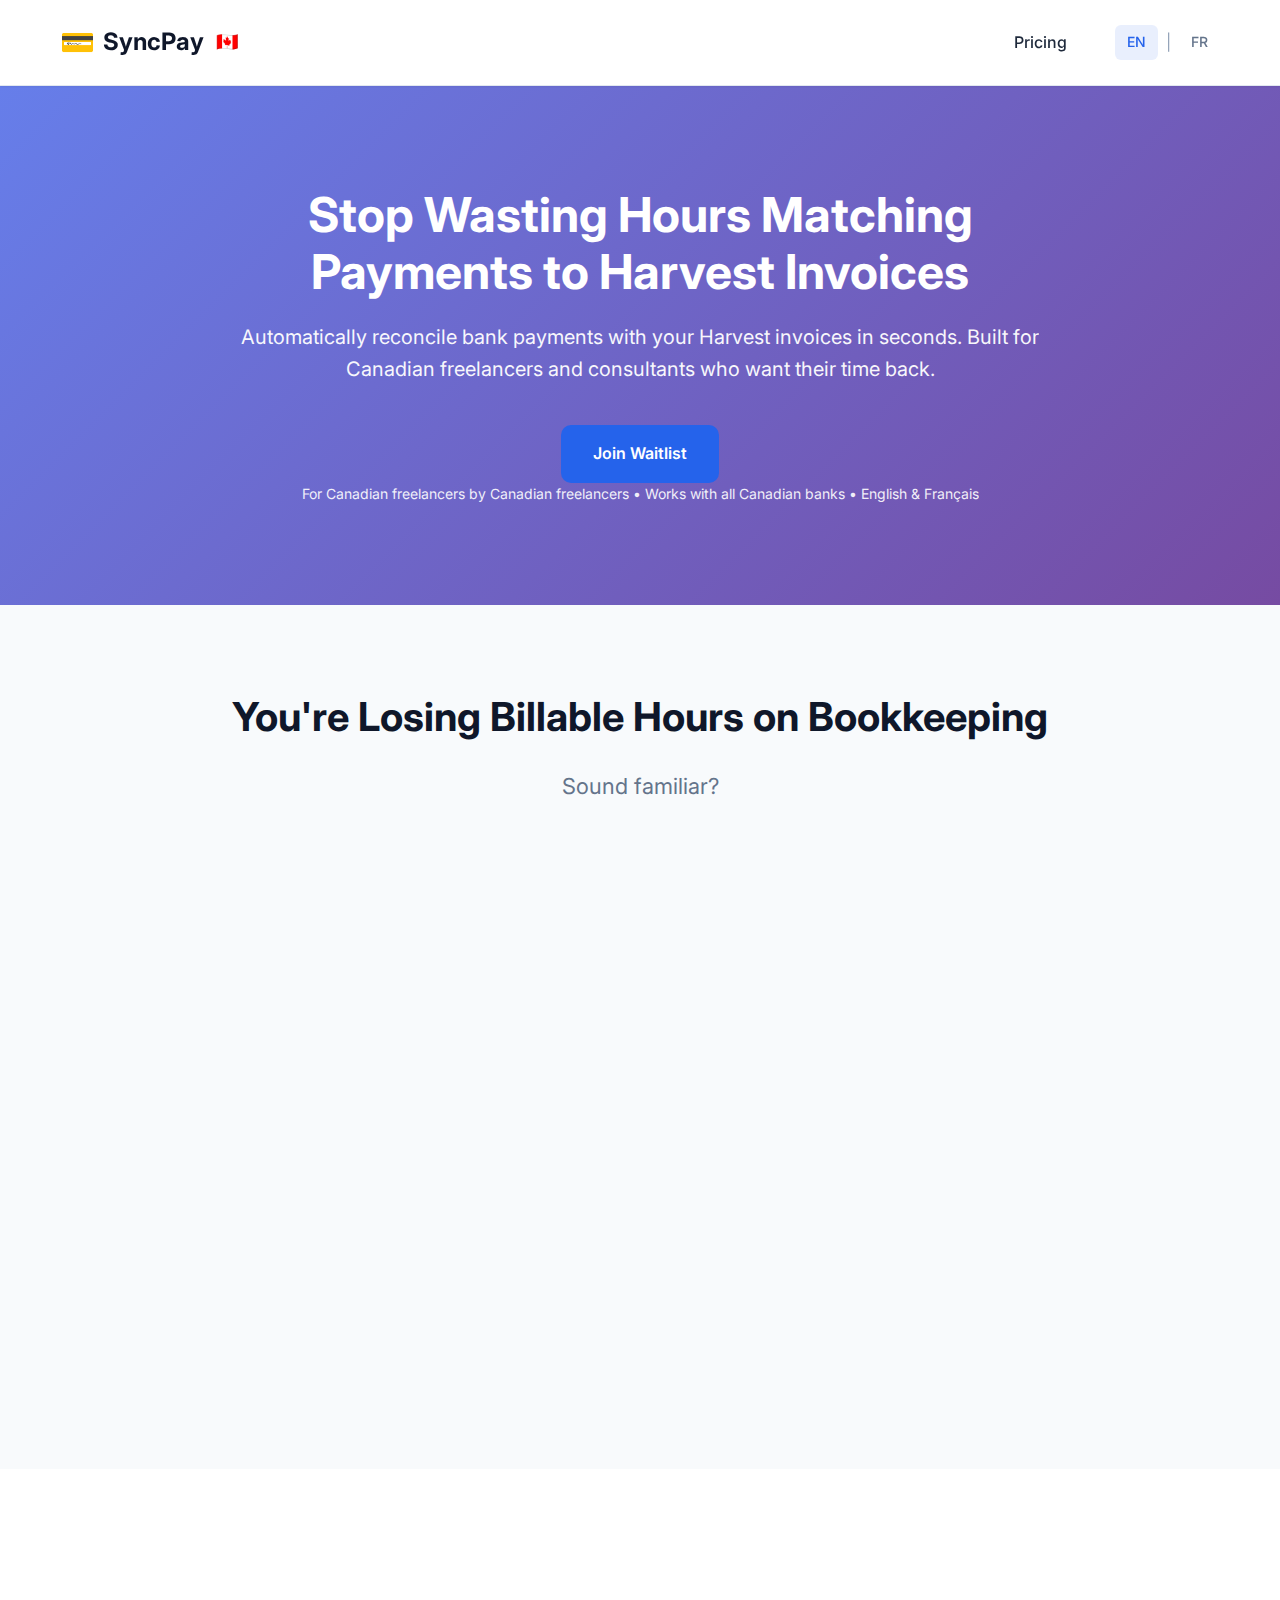
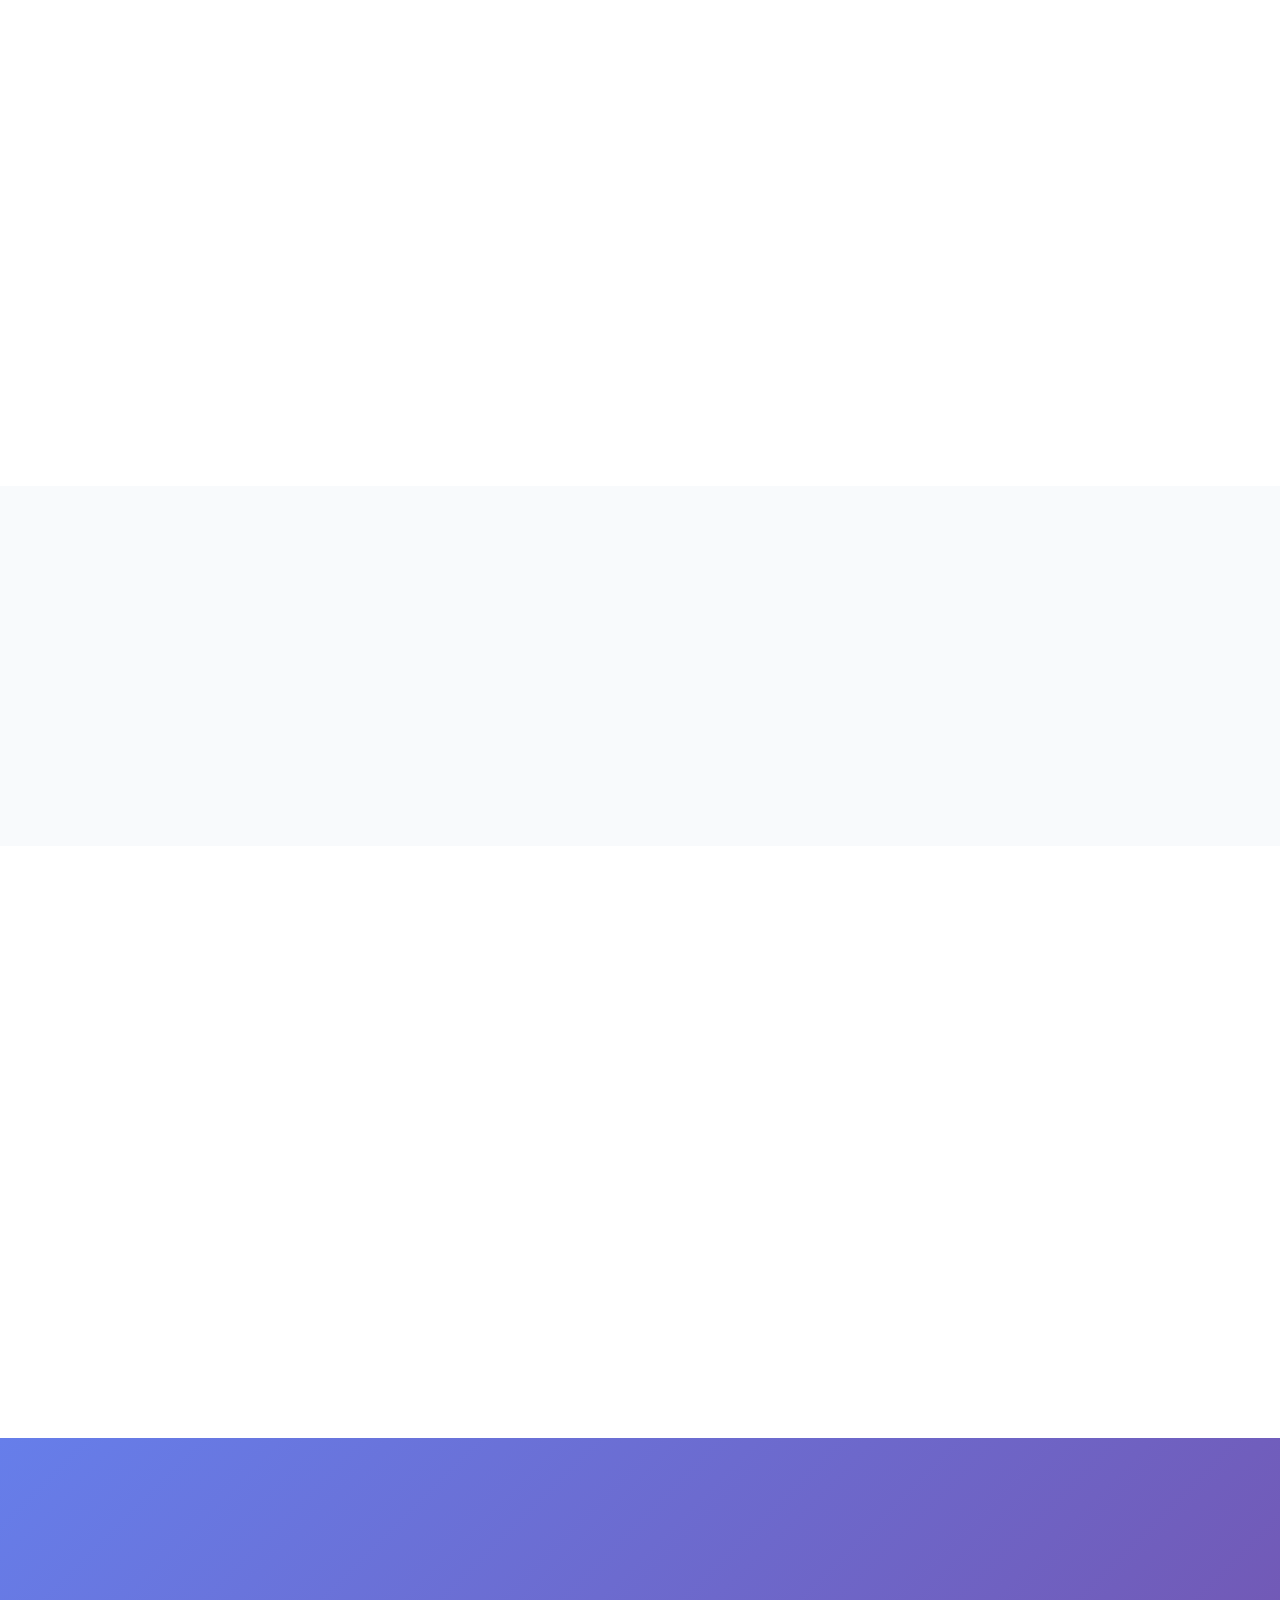
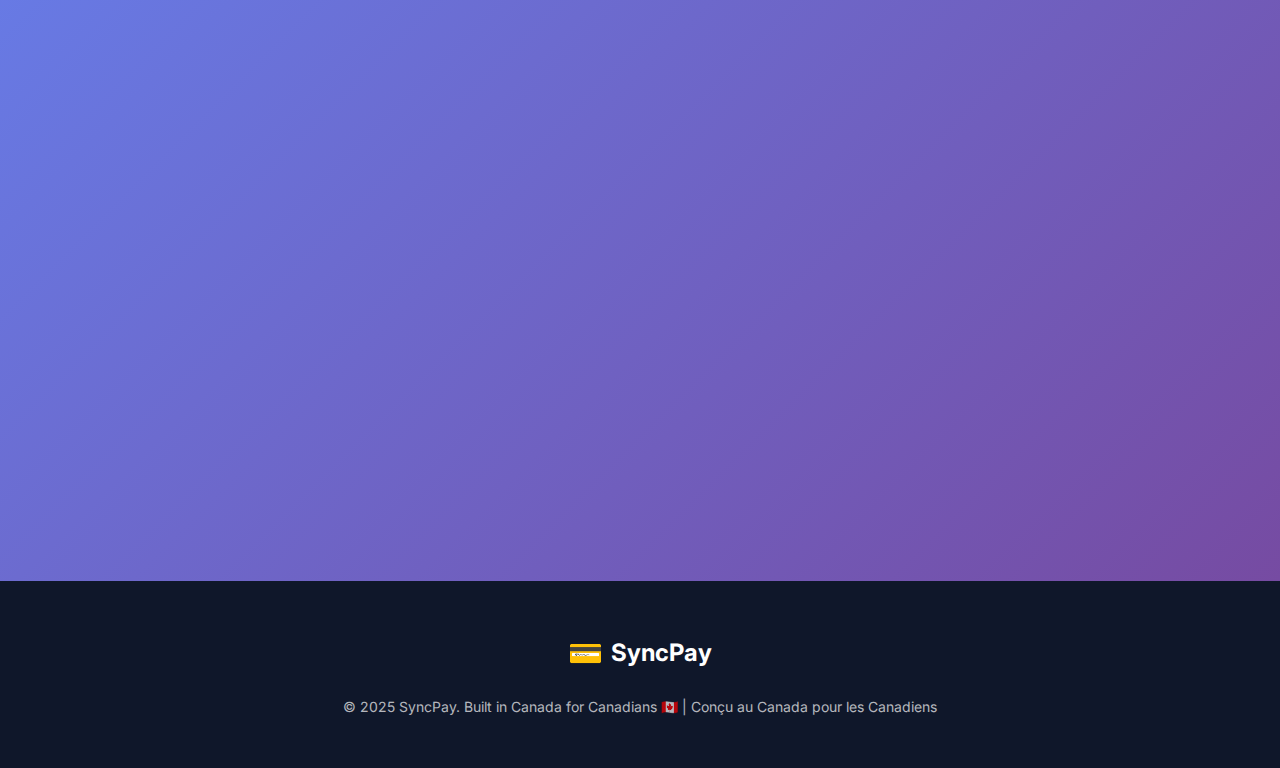
<file: index.html>
<!DOCTYPE html>
<html lang="en">
<head>
    <meta charset="UTF-8">
    <meta name="viewport" content="width=device-width, initial-scale=1.0">
    <meta name="description" content="SyncPay - Automatically reconcile bank payments with Harvest invoices for Canadian freelancers and consultants">
    <title>SyncPay - Stop Wasting Hours Matching Payments to Harvest Invoices</title>
    <link rel="preconnect" href="https://fonts.googleapis.com">
    <link rel="preconnect" href="https://fonts.gstatic.com" crossorigin>
    <link href="https://fonts.googleapis.com/css2?family=Inter:wght@400;500;600;700&display=swap" rel="stylesheet">
    <link rel="stylesheet" href="styles.css">
</head>
<body>
    <!-- Header -->
    <header class="header">
        <div class="container">
            <div class="header-content">
                <div class="logo">
                    <span class="logo-icon">💳</span>
                    <span class="logo-text">SyncPay</span>
                    <span class="canada-flag">🇨🇦</span>
                </div>
                <nav class="main-nav">
                    <a href="pricing.html" class="nav-link">Pricing</a>
                </nav>
                <div class="language-toggle">
                    <a href="index.html" class="lang-btn active" data-lang="en">EN</a>
                    <span class="lang-divider">|</span>
                    <a href="index-fr.html" class="lang-btn" data-lang="fr">FR</a>
                </div>
            </div>
        </div>
    </header>

    <!-- Hero Section -->
    <section class="hero">
        <div class="container">
            <div class="hero-content fade-in">
                <h1 class="hero-title">Stop Wasting Hours Matching Payments to Harvest Invoices</h1>
                <p class="hero-subtitle">Automatically reconcile bank payments with your Harvest invoices in seconds. Built for Canadian freelancers and consultants who want their time back.</p>

                <div class="hero-cta">
                    <a href="#cta" class="btn btn-primary btn">Join Waitlist</a>
                    <p class="form-note">For Canadian freelancers by Canadian freelancers • Works with all Canadian banks • English & Français</p>
                </div>
            </div>
        </div>
    </section>

    <!-- Problem Section -->
    <section class="problems">
        <div class="container">
            <h2 class="section-title fade-in">You're Losing Billable Hours on Bookkeeping</h2>
            <p class="section-subtitle fade-in">Sound familiar?</p>
            <div class="problems-grid">
                <div class="problem-card fade-in">
                    <div class="problem-icon">📥</div>
                    <h3>Hunting for Matches</h3>
                    <p>Downloading bank statements and hunting for which payment matches which invoice.</p>
                </div>
                <div class="problem-card fade-in">
                    <div class="problem-icon">🔍</div>
                    <h3>Name Mismatches</h3>
                    <p>Cross-referencing client names that don't match between your bank and Harvest.</p>
                </div>
                <div class="problem-card fade-in">
                    <div class="problem-icon">🌙</div>
                    <h3>Evening Reconciliation</h3>
                    <p>Spending your evenings reconciling instead of doing actual work.</p>
                </div>
                <div class="problem-card fade-in">
                    <div class="problem-icon">😰</div>
                    <h3>Constant Worry</h3>
                    <p>Worrying you missed a payment or recorded something twice.</p>
                </div>
            </div>
            <div class="testimonial-callout fade-in">
                <p class="testimonial-text">"I was spending 3-4 hours every month just matching payments. It was soul-crushing."</p>
                <p class="testimonial-author">— Marianne, Freelance Designer, Montreal</p>
            </div>
        </div>
    </section>

    <!-- How It Works Section -->
    <section class="how-it-works">
        <div class="container">
            <h2 class="section-title fade-in">Reconciliation on Autopilot</h2>
            <div class="steps">
                <div class="step fade-in">
                    <div class="step-number">1</div>
                    <div class="step-content">
                        <h3>Upload Your Bank Statement</h3>
                        <p>Drop your CSV or PDF from any Canadian bank. One click.</p>
                    </div>
                </div>
                <div class="step fade-in">
                    <div class="step-number">2</div>
                    <div class="step-content">
                        <h3>We Match Everything</h3>
                        <p>Our AI instantly matches payments to your Harvest invoices—even when names don't match perfectly.</p>
                    </div>
                </div>
                <div class="step fade-in">
                    <div class="step-number">3</div>
                    <div class="step-content">
                        <h3>Review & Approve</h3>
                        <p>See the matches, approve them, and you're done. 2 minutes instead of 2 hours.</p>
                    </div>
                </div>
            </div>
        </div>
    </section>

    <!-- Features Section -->
    <section class="features">
        <div class="container">
            <div class="features-list">
                <div class="feature fade-in">
                    <div class="feature-icon">✓</div>
                    <span>Works with e-transfers, wire transfers, cheques, and cash deposits</span>
                </div>
                <div class="feature fade-in">
                    <div class="feature-icon">✓</div>
                    <span>Handles partial payments and multiple invoices</span>
                </div>
                <div class="feature fade-in">
                    <div class="feature-icon">✓</div>
                    <span>Flags unmatched transactions for your review</span>
                </div>
                <div class="feature fade-in">
                    <div class="feature-icon">✓</div>
                    <span>Available in English and French</span>
                </div>
            </div>
        </div>
    </section>

    <!-- FAQ Section -->
    <section class="faq">
        <div class="container">
            <h2 class="section-title fade-in">Frequently Asked Questions</h2>
            <div class="faq-list">
                <div class="faq-item fade-in">
                    <button class="faq-question">
                        <span>What if my bank statement format is weird?</span>
                        <span class="faq-icon">+</span>
                    </button>
                    <div class="faq-answer">
                        <p>We support all major Canadian banks (RBC, TD, Scotiabank, BMO, CIBC, Desjardins, and more). If we don't support yours yet, we'll add it.</p>
                    </div>
                </div>
                <div class="faq-item fade-in">
                    <button class="faq-question">
                        <span>Is my financial data secure?</span>
                        <span class="faq-icon">+</span>
                    </button>
                    <div class="faq-answer">
                        <p>Absolutely. Bank-level encryption, never stored permanently. We only read the data to make matches.</p>
                    </div>
                </div>
                <div class="faq-item fade-in">
                    <button class="faq-question">
                        <span>What if I use QuickBooks or Xero too?</span>
                        <span class="faq-icon">+</span>
                    </button>
                    <div class="faq-answer">
                        <p>This tool is specifically for Harvest users who don't use full accounting software. If you use QuickBooks/Xero, let us know.</p>
                    </div>
                </div>
                <div class="faq-item fade-in">
                    <button class="faq-question">
                        <span>What about French support?</span>
                        <span class="faq-icon">+</span>
                    </button>
                    <div class="faq-answer">
                        <p>L'application est entièrement disponible en français. Our AI understands French invoice descriptions and client names.</p>
                    </div>
                </div>
            </div>
        </div>
    </section>

    <!-- Final CTA Section -->
    <section class="final-cta" id="cta">
        <div class="container">
            <div class="cta-content fade-in">
                <h2>Stop Doing Reconciliation Manually</h2>
                <!-- <p>Join 100+ Canadian freelancers on the waitlist. Get early access + 50% off.</p> -->

                <form class="waitlist-form" id="waitlistForm">
                    <div class="form-row">
                        <div class="form-group">
                            <label for="email">Email *</label>
                            <input type="email" id="email" name="email" required placeholder="you@example.com">
                        </div>
                    </div>

                    <div class="form-row">
                        <div class="form-group">
                            <label for="industry">What industry are you in? *</label>
                            <select id="industry" name="industry" required>
                                <option value="">Select your industry</option>
                                <option value="consulting">Consulting</option>
                                <option value="design">Design</option>
                                <option value="development">Development</option>
                                <option value="marketing">Marketing</option>
                                <option value="other">Other</option>
                            </select>
                        </div>

                        <div class="form-group">
                            <label for="invoice-volume">How many Harvest invoices do you send per month? *</label>
                            <select id="invoice-volume" name="invoice_volume" required>
                                <option value="">Select volume</option>
                                <option value="1-10">1-10</option>
                                <option value="11-25">11-25</option>
                                <option value="26-50">26-50</option>
                                <option value="50+">50+</option>
                            </select>
                        </div>
                    </div>

                    <!-- <div class="form-group"> -->
                    <!--     <label>What payment types do you accept? *</label> -->
                    <!--     <div class="checkbox-group"> -->
                    <!--         <label class="checkbox-label"> -->
                    <!--             <input type="checkbox" name="payment_types" value="e-transfer"> -->
                    <!--             <span>E-transfer</span> -->
                    <!--         </label> -->
                    <!--         <label class="checkbox-label"> -->
                    <!--             <input type="checkbox" name="payment_types" value="wire"> -->
                    <!--             <span>Wire transfer</span> -->
                    <!--         </label> -->
                    <!--         <label class="checkbox-label"> -->
                    <!--             <input type="checkbox" name="payment_types" value="cheque"> -->
                    <!--             <span>Cheque</span> -->
                    <!--         </label> -->
                    <!--         <label class="checkbox-label"> -->
                    <!--             <input type="checkbox" name="payment_types" value="cash"> -->
                    <!--             <span>Cash</span> -->
                    <!--         </label> -->
                    <!--         <label class="checkbox-label"> -->
                    <!--             <input type="checkbox" name="payment_types" value="credit-card"> -->
                    <!--             <span>Credit card</span> -->
                    <!--         </label> -->
                    <!--     </div> -->
                    <!-- </div> -->

                    <button type="submit" class="btn btn-primary btn-large">Join Waitlist</button>
                </form>
            </div>
        </div>
    </section>

    <!-- Footer -->
    <footer class="footer">
        <div class="container">
            <div class="footer-simple">
                <div class="logo">
                    <span class="logo-icon">💳</span>
                    <span class="logo-text">SyncPay</span>
                </div>
                <p class="footer-tagline">&copy; 2025 SyncPay. Built in Canada for Canadians 🇨🇦 | Conçu au Canada pour les Canadiens</p>
            </div>
        </div>
    </footer>

    <script src="script.js"></script>
    <script data-goatcounter="https://syncpay.goatcounter.com/count"
        async src="//gc.zgo.at/count.js"></script>
</body>
</html>
</file>
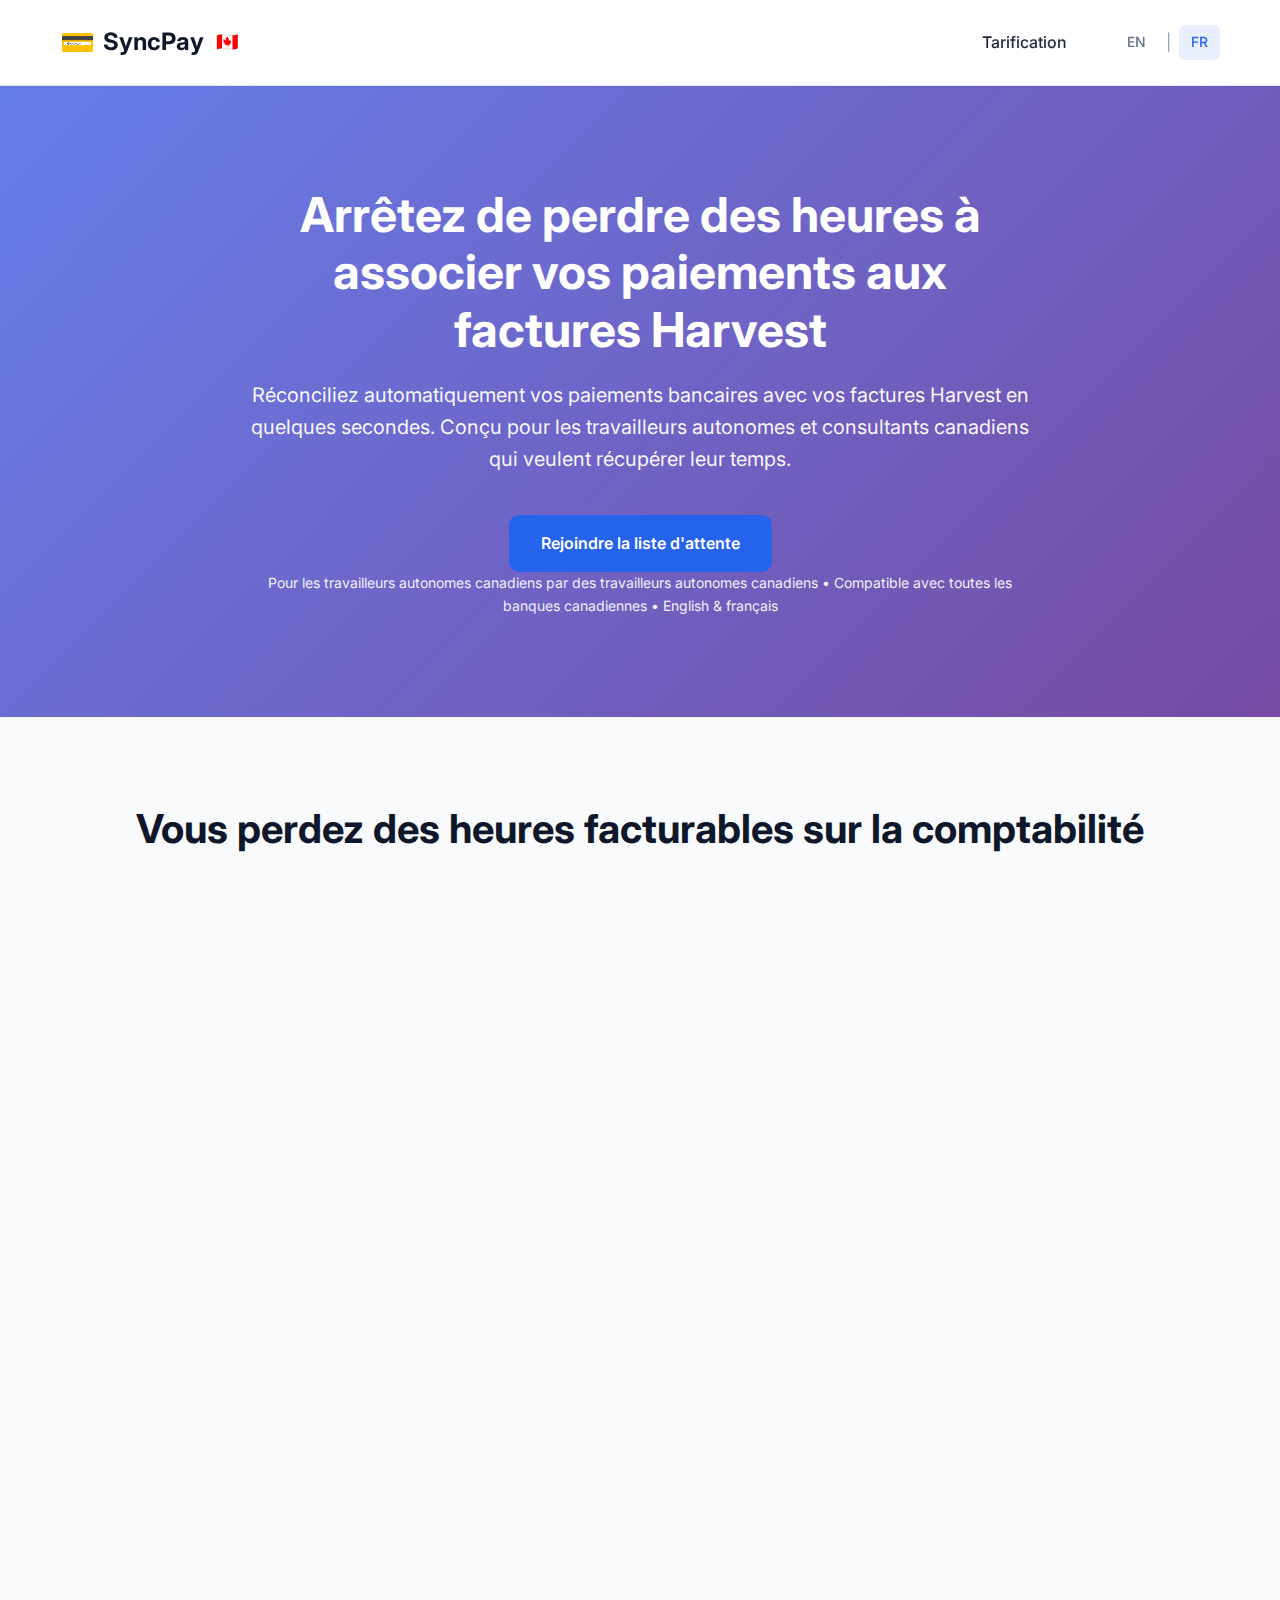
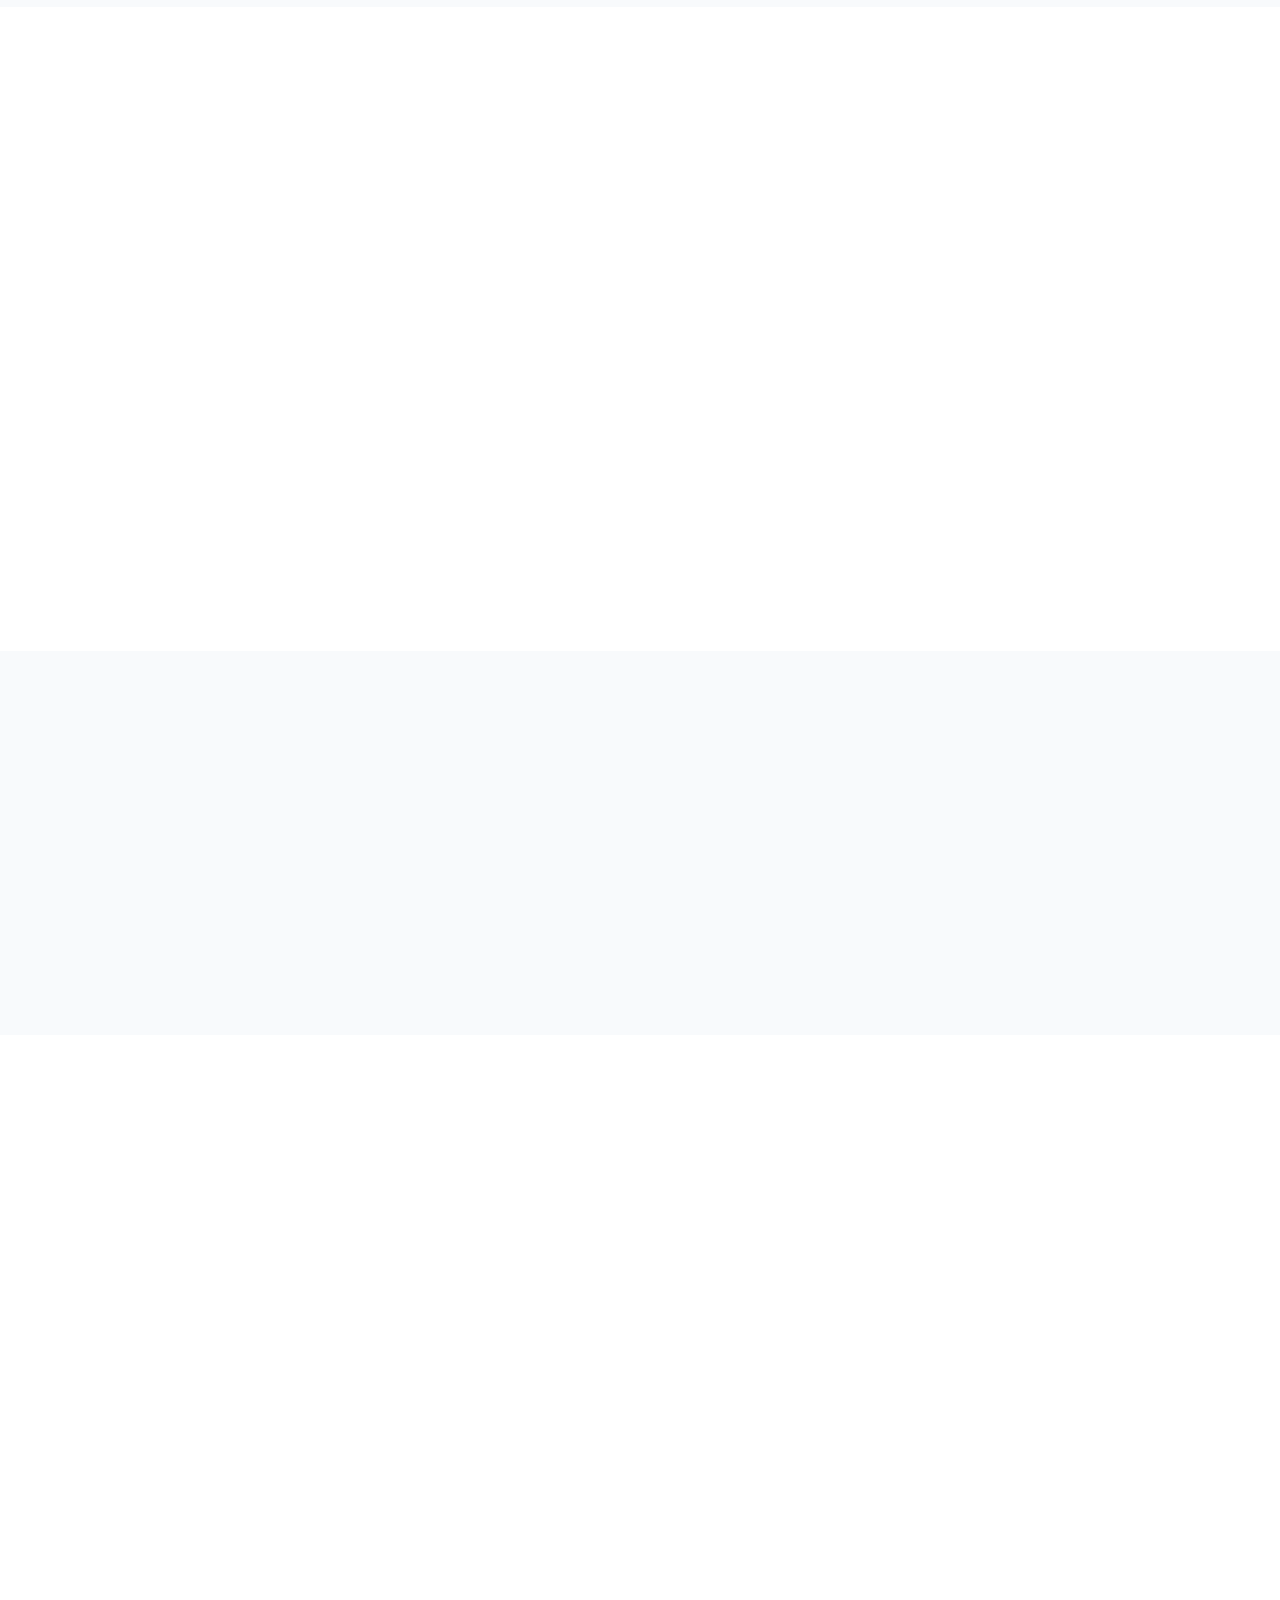
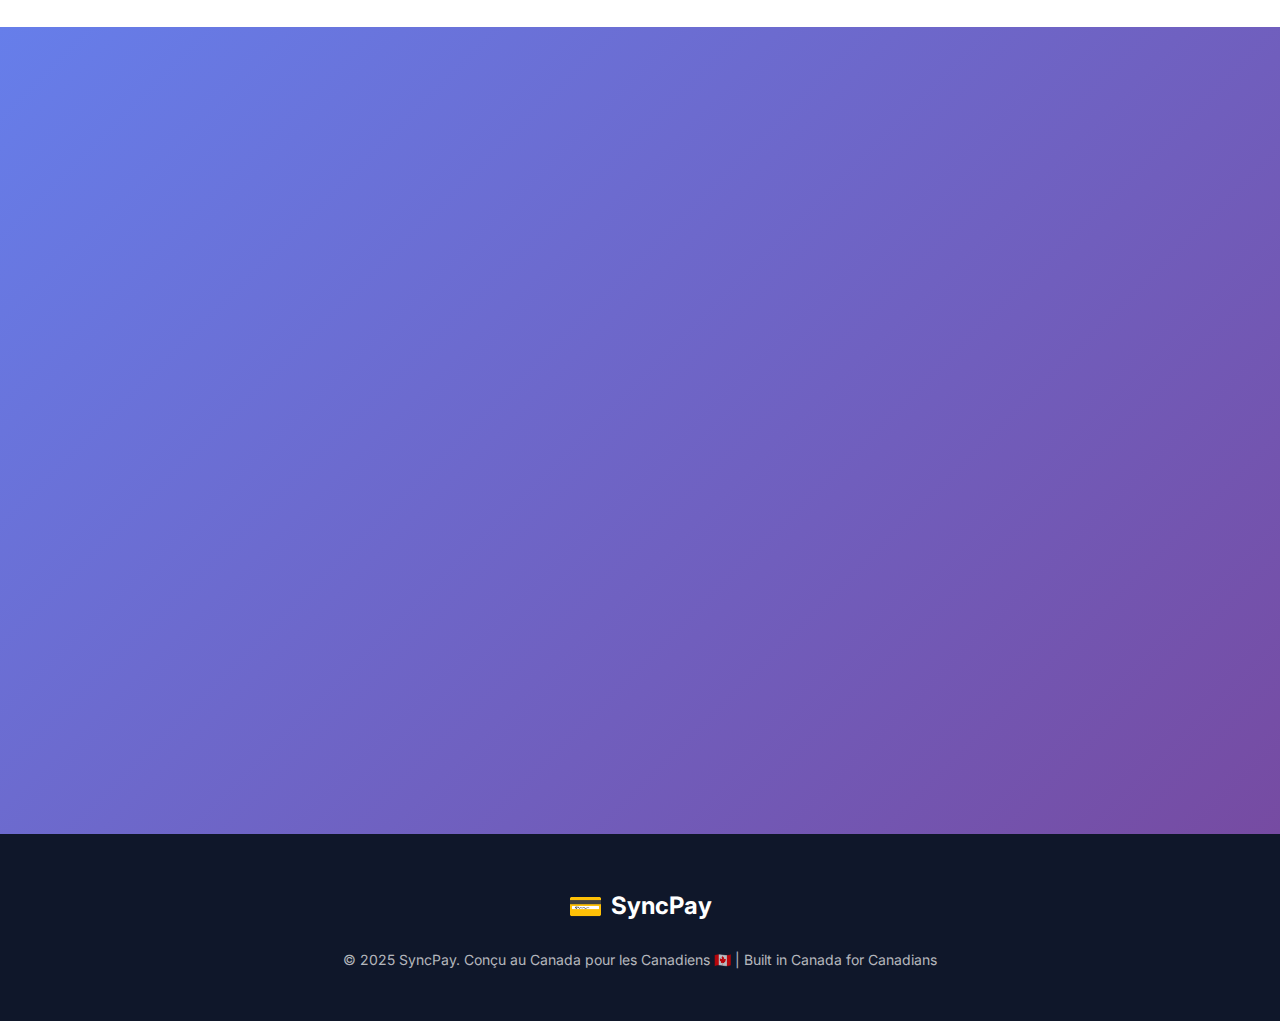
<file: index-fr.html>
<!DOCTYPE html>
<html lang="fr">
<head>
    <meta charset="UTF-8">
    <meta name="viewport" content="width=device-width, initial-scale=1.0">
    <meta name="description" content="SyncPay - Réconciliez automatiquement vos paiements bancaires avec vos factures Harvest pour les travailleurs autonomes et consultants canadiens">
    <title>SyncPay - Arrêtez de perdre des heures à associer vos paiements aux factures Harvest</title>
    <link rel="preconnect" href="https://fonts.googleapis.com">
    <link rel="preconnect" href="https://fonts.gstatic.com" crossorigin>
    <link href="https://fonts.googleapis.com/css2?family=Inter:wght@400;500;600;700&display=swap" rel="stylesheet">
    <link rel="stylesheet" href="styles.css">
</head>
<body>
    <!-- Header -->
    <header class="header">
        <div class="container">
            <div class="header-content">
                <div class="logo">
                    <span class="logo-icon">💳</span>
                    <span class="logo-text">SyncPay</span>
                    <span class="canada-flag">🇨🇦</span>
                </div>
                <nav class="main-nav">
                    <a href="pricing-fr.html" class="nav-link">Tarification</a>
                </nav>
                <div class="language-toggle">
                    <a href="index.html" class="lang-btn" data-lang="en">EN</a>
                    <span class="lang-divider">|</span>
                    <a href="index-fr.html" class="lang-btn active" data-lang="fr">FR</a>
                </div>
            </div>
        </div>
    </header>

    <!-- Hero Section -->
    <section class="hero">
        <div class="container">
            <div class="hero-content fade-in">
                <h1 class="hero-title">Arrêtez de perdre des heures à associer vos paiements aux factures Harvest</h1>
                <p class="hero-subtitle">Réconciliez automatiquement vos paiements bancaires avec vos factures Harvest en quelques secondes. Conçu pour les travailleurs autonomes et consultants canadiens qui veulent récupérer leur temps.</p>

                <div class="hero-cta">
                    <a href="#cta" class="btn btn-primary btn">Rejoindre la liste d'attente</a>
                    <p class="form-note">Pour les travailleurs autonomes canadiens par des travailleurs autonomes canadiens • Compatible avec toutes les banques canadiennes • English & français</p>
                </div>
            </div>
        </div>
    </section>

    <!-- Problem Section -->
    <section class="problems">
        <div class="container">
            <h2 class="section-title fade-in">Vous perdez des heures facturables sur la comptabilité</h2>
            <p class="section-subtitle fade-in">Ça vous dit quelque chose ?</p>
            <div class="problems-grid">
                <div class="problem-card fade-in">
                    <div class="problem-icon">📥</div>
                    <h3>Chercher les correspondances</h3>
                    <p>Télécharger vos relevés bancaires et chercher quel paiement correspond à quelle facture.</p>
                </div>
                <div class="problem-card fade-in">
                    <div class="problem-icon">🔍</div>
                    <h3>Noms incompatibles</h3>
                    <p>Comparer des noms de clients qui ne correspondent pas entre votre banque et Harvest.</p>
                </div>
                <div class="problem-card fade-in">
                    <div class="problem-icon">🌙</div>
                    <h3>Réconciliation en soirée</h3>
                    <p>Passer vos soirées à réconcilier au lieu de travailler sur vos projets.</p>
                </div>
                <div class="problem-card fade-in">
                    <div class="problem-icon">😰</div>
                    <h3>Inquiétude constante</h3>
                    <p>Craindre d'avoir manqué un paiement ou enregistré quelque chose deux fois.</p>
                </div>
            </div>
            <div class="testimonial-callout fade-in">
                <p class="testimonial-text">« Je passais 3 à 4 heures chaque mois juste à associer les paiements. C'était décourageant. »</p>
                <p class="testimonial-author">— Marianne, Designer indépendante, Montréal</p>
            </div>
        </div>
    </section>

    <!-- How It Works Section -->
    <section class="how-it-works">
        <div class="container">
            <h2 class="section-title fade-in">La réconciliation en pilote automatique</h2>
            <div class="steps">
                <div class="step fade-in">
                    <div class="step-number">1</div>
                    <div class="step-content">
                        <h3>Téléversez votre relevé bancaire</h3>
                        <p>Déposez votre fichier CSV ou PDF de n'importe quelle banque canadienne. Un clic.</p>
                    </div>
                </div>
                <div class="step fade-in">
                    <div class="step-number">2</div>
                    <div class="step-content">
                        <h3>On associe tout</h3>
                        <p>Notre IA associe instantanément les paiements à vos factures Harvest—même quand les noms ne correspondent pas parfaitement.</p>
                    </div>
                </div>
                <div class="step fade-in">
                    <div class="step-number">3</div>
                    <div class="step-content">
                        <h3>Révisez et approuvez</h3>
                        <p>Voyez les associations, approuvez-les, et c'est fait. 2 minutes au lieu de 2 heures.</p>
                    </div>
                </div>
            </div>
        </div>
    </section>

    <!-- Features Section -->
    <section class="features">
        <div class="container">
            <div class="features-list">
                <div class="feature fade-in">
                    <div class="feature-icon">✓</div>
                    <span>Compatible avec les virements Interac, virements bancaires, chèques et dépôts en espèces</span>
                </div>
                <div class="feature fade-in">
                    <div class="feature-icon">✓</div>
                    <span>Gère les paiements partiels et les factures multiples</span>
                </div>
                <div class="feature fade-in">
                    <div class="feature-icon">✓</div>
                    <span>Signale les transactions non associées pour votre révision</span>
                </div>
                <div class="feature fade-in">
                    <div class="feature-icon">✓</div>
                    <span>Disponible en français et en anglais</span>
                </div>
            </div>
        </div>
    </section>

    <!-- FAQ Section -->
    <section class="faq">
        <div class="container">
            <h2 class="section-title fade-in">Foire aux questions</h2>
            <div class="faq-list">
                <div class="faq-item fade-in">
                    <button class="faq-question">
                        <span>Et si le format de mon relevé bancaire est bizarre ?</span>
                        <span class="faq-icon">+</span>
                    </button>
                    <div class="faq-answer">
                        <p>Nous supportons toutes les grandes banques canadiennes (RBC, TD, Banque Scotia, BMO, CIBC, Desjardins, et plus). Si nous ne supportons pas la vôtre encore, nous l'ajouterons.</p>
                    </div>
                </div>
                <div class="faq-item fade-in">
                    <button class="faq-question">
                        <span>Mes données financières sont-elles sécurisées ?</span>
                        <span class="faq-icon">+</span>
                    </button>
                    <div class="faq-answer">
                        <p>Absolument. Cryptage de niveau bancaire, jamais stockées de façon permanente. Nous lisons seulement les données pour faire les associations.</p>
                    </div>
                </div>
                <div class="faq-item fade-in">
                    <button class="faq-question">
                        <span>Et si j'utilise aussi QuickBooks ou Xero ?</span>
                        <span class="faq-icon">+</span>
                    </button>
                    <div class="faq-answer">
                        <p>Cet outil est spécifiquement pour les utilisateurs de Harvest qui n'utilisent pas de logiciel comptable complet. Si vous utilisez QuickBooks/Xero, vous n'avez probablement pas besoin de nous.</p>
                    </div>
                </div>
                <div class="faq-item fade-in">
                    <button class="faq-question">
                        <span>Qu'en est-il du support en français ?</span>
                        <span class="faq-icon">+</span>
                    </button>
                    <div class="faq-answer">
                        <p>L'application est entièrement disponible en français. Notre IA comprend les descriptions de factures et noms de clients en français.</p>
                    </div>
                </div>
            </div>
        </div>
    </section>

    <!-- Final CTA Section -->
    <section class="final-cta" id="cta">
        <div class="container">
            <div class="cta-content fade-in">
                <h2>Arrêtez de faire la réconciliation manuellement</h2>
                <!-- <p>Rejoignez plus de 100 travailleurs autonomes canadiens sur la liste d'attente. Obtenez un accès anticipé + 50 % de rabais.</p> -->

                <form class="waitlist-form" id="waitlistForm">
                    <div class="form-row">
                        <div class="form-group">
                            <label for="email">Courriel *</label>
                            <input type="email" id="email" name="email" required placeholder="vous@exemple.com">
                        </div>
                    </div>

                    <div class="form-row">
                        <div class="form-group">
                            <label for="industry">Dans quel domaine travaillez-vous ? *</label>
                            <select id="industry" name="industry" required>
                                <option value="">Sélectionnez votre domaine</option>
                                <option value="consulting">Consultation</option>
                                <option value="design">Design</option>
                                <option value="development">Développement</option>
                                <option value="marketing">Marketing</option>
                                <option value="other">Autre</option>
                            </select>
                        </div>

                        <div class="form-group">
                            <label for="invoice-volume">Combien de factures Harvest envoyez-vous par mois ? *</label>
                            <select id="invoice-volume" name="invoice_volume" required>
                                <option value="">Sélectionnez le volume</option>
                                <option value="1-10">1 à 10 factures</option>
                                <option value="11-25">11 à 25 factures</option>
                                <option value="26-50">26 à 50 factures</option>
                                <option value="50+">Plus de 50 factures</option>
                            </select>
                        </div>
                    </div>

                    <!-- <div class="form-group"> -->
                    <!--     <label>Quels types de paiement acceptez-vous ? *</label> -->
                    <!--     <div class="checkbox-group"> -->
                    <!--         <label class="checkbox-label"> -->
                    <!--             <input type="checkbox" name="payment_types" value="interac"> -->
                    <!--             <span>Virement Interac</span> -->
                    <!--         </label> -->
                    <!--         <label class="checkbox-label"> -->
                    <!--             <input type="checkbox" name="payment_types" value="wire"> -->
                    <!--             <span>Virement bancaire</span> -->
                    <!--         </label> -->
                    <!--         <label class="checkbox-label"> -->
                    <!--             <input type="checkbox" name="payment_types" value="cheque"> -->
                    <!--             <span>Chèque</span> -->
                    <!--         </label> -->
                    <!--         <label class="checkbox-label"> -->
                    <!--             <input type="checkbox" name="payment_types" value="cash"> -->
                    <!--             <span>Comptant</span> -->
                    <!--         </label> -->
                    <!--         <label class="checkbox-label"> -->
                    <!--             <input type="checkbox" name="payment_types" value="credit-card"> -->
                    <!--             <span>Carte de crédit</span> -->
                    <!--         </label> -->
                    <!--     </div> -->
                    <!-- </div> -->

                    <button type="submit" class="btn btn-primary btn-large">Rejoindre la liste d'attente</button>
                </form>
            </div>
        </div>
    </section>

    <!-- Footer -->
    <footer class="footer">
        <div class="container">
            <div class="footer-simple">
                <div class="logo">
                    <span class="logo-icon">💳</span>
                    <span class="logo-text">SyncPay</span>
                </div>
                <p class="footer-tagline">&copy; 2025 SyncPay. Conçu au Canada pour les Canadiens 🇨🇦 | Built in Canada for Canadians</p>
            </div>
        </div>
    </footer>

    <script src="script.js"></script>
    <script data-goatcounter="https://syncpay.goatcounter.com/count"
        async src="//gc.zgo.at/count.js"></script>
</body>
</html>
</file>
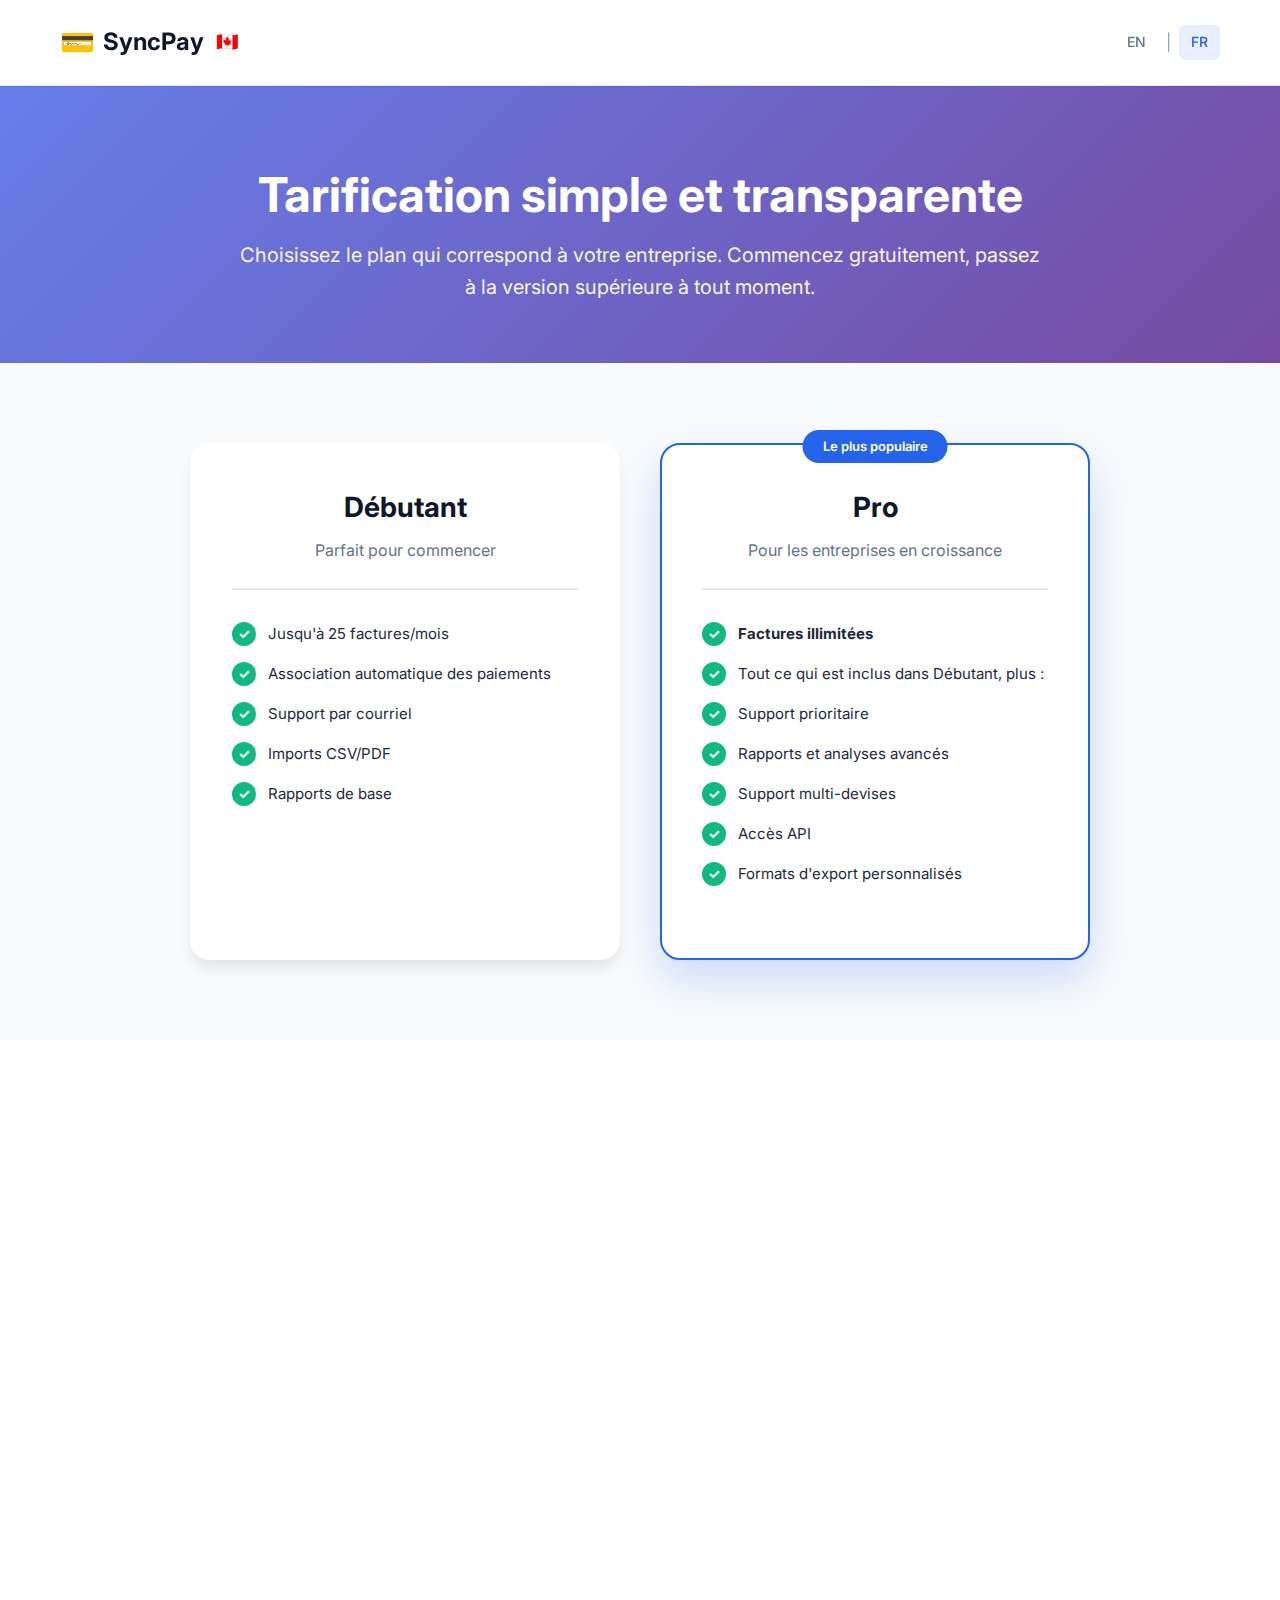
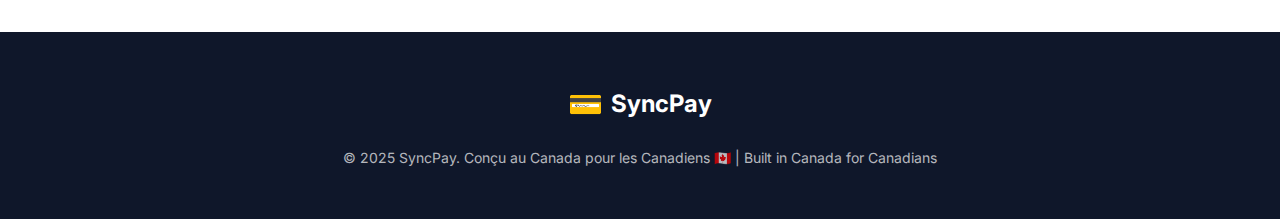
<file: pricing-fr.html>
<!DOCTYPE html>
<html lang="fr">
<head>
    <meta charset="UTF-8">
    <meta name="viewport" content="width=device-width, initial-scale=1.0">
    <meta name="description" content="Tarification SyncPay - Choisissez le plan parfait pour votre entreprise">
    <title>Tarification - SyncPay</title>
    <link rel="preconnect" href="https://fonts.googleapis.com">
    <link rel="preconnect" href="https://fonts.gstatic.com" crossorigin>
    <link href="https://fonts.googleapis.com/css2?family=Inter:wght@400;500;600;700&display=swap" rel="stylesheet">
    <link rel="stylesheet" href="styles.css">
</head>
<body>
    <!-- Header -->
    <header class="header">
        <div class="container">
            <div class="header-content">
                <a href="index-fr.html" class="logo" style="text-decoration: none;">
                    <span class="logo-icon">💳</span>
                    <span class="logo-text">SyncPay</span>
                    <span class="canada-flag">🇨🇦</span>
                </a>
                <div class="language-toggle">
                    <a href="pricing.html" class="lang-btn" data-lang="en">EN</a>
                    <span class="lang-divider">|</span>
                    <a href="pricing-fr.html" class="lang-btn active" data-lang="fr">FR</a>
                </div>
            </div>
        </div>
    </header>

    <!-- Pricing Hero Section -->
    <section class="pricing-hero">
        <div class="container">
            <div class="pricing-hero-content fade-in">
                <h1 class="pricing-hero-title">Tarification simple et transparente</h1>
                <p class="pricing-hero-subtitle">Choisissez le plan qui correspond à votre entreprise. Commencez gratuitement, passez à la version supérieure à tout moment.</p>
            </div>
        </div>
    </section>

    <!-- Pricing Cards Section -->
    <section class="pricing-cards-section">
        <div class="container">
            <div class="pricing-cards">

                <!-- Starter Plan -->
                <div class="pricing-card fade-in">
                    <div class="pricing-card-header">
                        <h3 class="pricing-tier-name">Débutant</h3>
                        <p class="pricing-tier-description">Parfait pour commencer</p>
                    </div>

                    <div class="pricing-features">
                        <div class="pricing-feature">
                            <span class="feature-icon">✓</span>
                            <span>Jusqu'à 25 factures/mois</span>
                        </div>
                        <div class="pricing-feature">
                            <span class="feature-icon">✓</span>
                            <span>Association automatique des paiements</span>
                        </div>
                        <div class="pricing-feature">
                            <span class="feature-icon">✓</span>
                            <span>Support par courriel</span>
                        </div>
                        <div class="pricing-feature">
                            <span class="feature-icon">✓</span>
                            <span>Imports CSV/PDF</span>
                        </div>
                        <div class="pricing-feature">
                            <span class="feature-icon">✓</span>
                            <span>Rapports de base</span>
                        </div>
                    </div>

                    <div class="pricing-cta">
                        <script async src="https://js.stripe.com/v3/buy-button.js"></script>
                        <stripe-buy-button
                          buy-button-id="buy_btn_1SP8RoRyPA3SAj59K8grOmfJ"
                          publishable-key="pk_live_51SP47URyPA3SAj59xlW7AYgc2pBHXSDtoKcpnKp1qbhk60L40O0zMsJauWn6XX069YM8ifSZ3jrAJN8Cu4qxEVwp00eFSgMRWa"
                        >
                        </stripe-buy-button>
                    </div>
                </div>

                <!-- Pro Plan -->
                <div class="pricing-card pricing-card-featured fade-in">
                    <div class="pricing-badge">Le plus populaire</div>
                    <div class="pricing-card-header">
                        <h3 class="pricing-tier-name">Pro</h3>
                        <p class="pricing-tier-description">Pour les entreprises en croissance</p>
                    </div>

                    <div class="pricing-features">
                        <div class="pricing-feature">
                            <span class="feature-icon">✓</span>
                            <span><strong>Factures illimitées</strong></span>
                        </div>
                        <div class="pricing-feature">
                            <span class="feature-icon">✓</span>
                            <span>Tout ce qui est inclus dans Débutant, plus :</span>
                        </div>
                        <div class="pricing-feature">
                            <span class="feature-icon">✓</span>
                            <span>Support prioritaire</span>
                        </div>
                        <div class="pricing-feature">
                            <span class="feature-icon">✓</span>
                            <span>Rapports et analyses avancés</span>
                        </div>
                        <div class="pricing-feature">
                            <span class="feature-icon">✓</span>
                            <span>Support multi-devises</span>
                        </div>
                        <div class="pricing-feature">
                            <span class="feature-icon">✓</span>
                            <span>Accès API</span>
                        </div>
                        <div class="pricing-feature">
                            <span class="feature-icon">✓</span>
                            <span>Formats d'export personnalisés</span>
                        </div>
                    </div>

                    <div class="pricing-cta">
                        <script async src="https://js.stripe.com/v3/buy-button.js"></script>
                        <stripe-buy-button
                          buy-button-id="buy_btn_1SP8TRRyPA3SAj59fzzSSasD"
                          publishable-key="pk_live_51SP47URyPA3SAj59xlW7AYgc2pBHXSDtoKcpnKp1qbhk60L40O0zMsJauWn6XX069YM8ifSZ3jrAJN8Cu4qxEVwp00eFSgMRWa"
                        >
                        </stripe-buy-button>
                    </div>
                </div>

            </div>
        </div>
    </section>

    <!-- FAQ Section -->
    <section class="pricing-faq">
        <div class="container">
            <h2 class="section-title fade-in">Questions fréquentes sur la tarification</h2>
            <div class="faq-list">
                <div class="faq-item fade-in">
                    <button class="faq-question">
                        <span>Puis-je changer de plan plus tard ?</span>
                        <span class="faq-icon">+</span>
                    </button>
                    <div class="faq-answer">
                        <p>Oui ! Vous pouvez mettre à niveau ou rétrograder votre plan à tout moment. Les changements prennent effet immédiatement.</p>
                    </div>
                </div>
                <div class="faq-item fade-in">
                    <button class="faq-question">
                        <span>Offrez-vous des remboursements ?</span>
                        <span class="faq-icon">+</span>
                    </button>
                    <div class="faq-answer">
                        <p>Nous offrons une garantie de remboursement de 30 jours. Si vous n'êtes pas satisfait, contactez-nous pour un remboursement complet.</p>
                    </div>
                </div>
                <div class="faq-item fade-in">
                    <button class="faq-question">
                        <span>Quels modes de paiement acceptez-vous ?</span>
                        <span class="faq-icon">+</span>
                    </button>
                    <div class="faq-answer">
                        <p>Nous acceptons toutes les cartes de crédit principales (Visa, Mastercard, Amex) via Stripe. Le paiement est sécurisé et crypté.</p>
                    </div>
                </div>
                <div class="faq-item fade-in">
                    <button class="faq-question">
                        <span>Y a-t-il un essai gratuit ?</span>
                        <span class="faq-icon">+</span>
                    </button>
                    <div class="faq-answer">
                        <p>Oui ! Tous les plans incluent un essai gratuit de 7 jours. Aucune carte de crédit requise pour commencer.</p>
                    </div>
                </div>
            </div>
        </div>
    </section>

    <!-- Footer -->
    <footer class="footer">
        <div class="container">
            <div class="footer-simple">
                <div class="logo">
                    <span class="logo-icon">💳</span>
                    <span class="logo-text">SyncPay</span>
                </div>
                <p class="footer-tagline">&copy; 2025 SyncPay. Conçu au Canada pour les Canadiens 🇨🇦 | Built in Canada for Canadians</p>
            </div>
        </div>
    </footer>

    <script src="script.js"></script>
    <script data-goatcounter="https://syncpay.goatcounter.com/count"
        async src="//gc.zgo.at/count.js"></script>
</body>
</html>
</file>
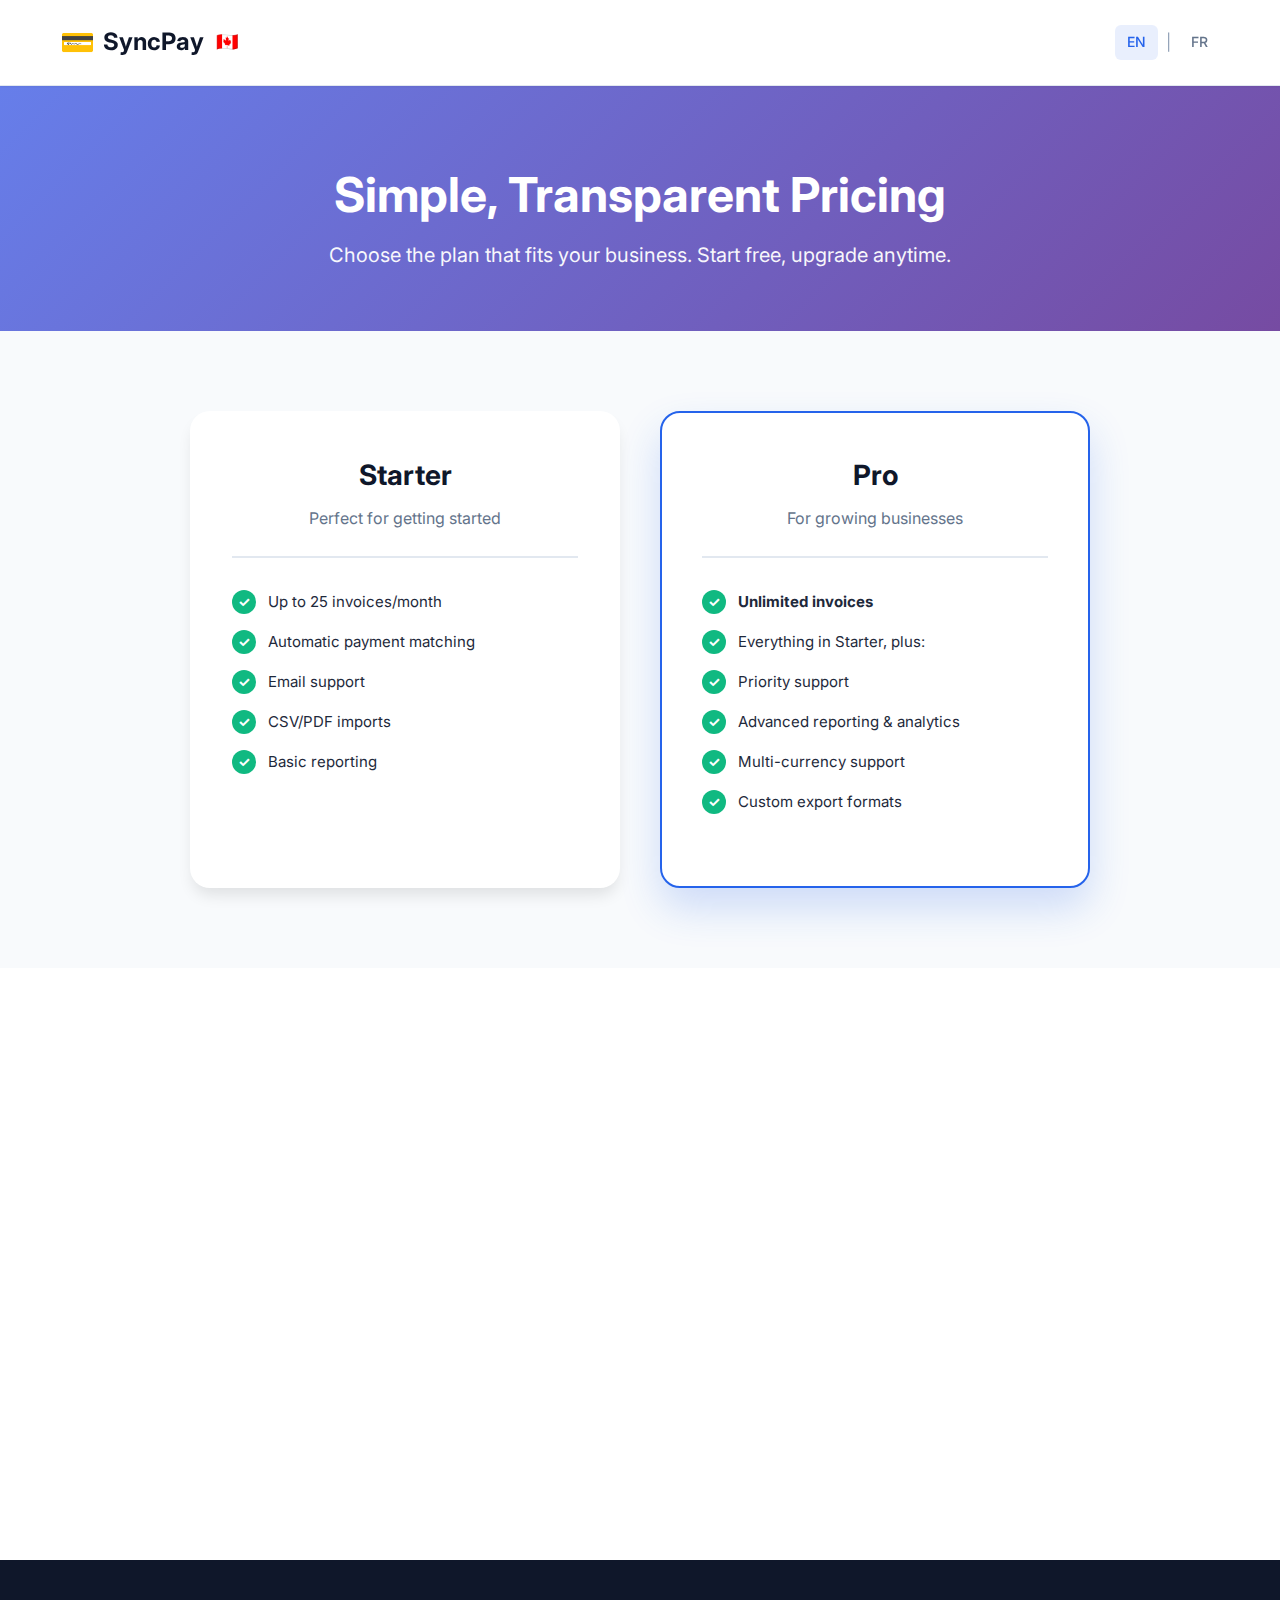
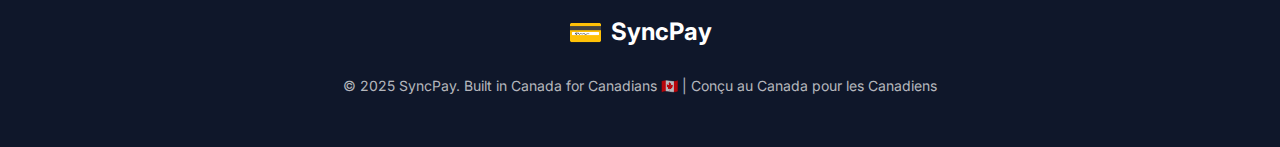
<file: pricing.html>
<!DOCTYPE html>
<html lang="en">
<head>
    <meta charset="UTF-8">
    <meta name="viewport" content="width=device-width, initial-scale=1.0">
    <meta name="description" content="SyncPay Pricing - Choose the perfect plan for your freelance business">
    <title>Pricing - SyncPay</title>
    <link rel="preconnect" href="https://fonts.googleapis.com">
    <link rel="preconnect" href="https://fonts.gstatic.com" crossorigin>
    <link href="https://fonts.googleapis.com/css2?family=Inter:wght@400;500;600;700&display=swap" rel="stylesheet">
    <link rel="stylesheet" href="styles.css">
    <script async src="https://js.stripe.com/v3/buy-button.js"></script>
</head>
<body>
    <!-- Header -->
    <header class="header">
        <div class="container">
            <div class="header-content">
                <a href="index.html" class="logo" style="text-decoration: none;">
                    <span class="logo-icon">💳</span>
                    <span class="logo-text">SyncPay</span>
                    <span class="canada-flag">🇨🇦</span>
                </a>
                <div class="language-toggle">
                    <a href="pricing.html" class="lang-btn active" data-lang="en">EN</a>
                    <span class="lang-divider">|</span>
                    <a href="pricing-fr.html" class="lang-btn" data-lang="fr">FR</a>
                </div>
            </div>
        </div>
    </header>

    <!-- Pricing Hero Section -->
    <section class="pricing-hero">
        <div class="container">
            <div class="pricing-hero-content fade-in">
                <h1 class="pricing-hero-title">Simple, Transparent Pricing</h1>
                <p class="pricing-hero-subtitle">Choose the plan that fits your business. Start free, upgrade anytime.</p>
            </div>
        </div>
    </section>

    <!-- Pricing Cards Section -->
    <section class="pricing-cards-section">
        <div class="container">
            <div class="pricing-cards">

                <!-- Starter Plan -->
                <div class="pricing-card fade-in">
                    <div class="pricing-card-header">
                        <h3 class="pricing-tier-name">Starter</h3>
                        <p class="pricing-tier-description">Perfect for getting started</p>
                    </div>

                    <div class="pricing-features">
                        <div class="pricing-feature">
                            <span class="feature-icon">✓</span>
                            <span>Up to 25 invoices/month</span>
                        </div>
                        <div class="pricing-feature">
                            <span class="feature-icon">✓</span>
                            <span>Automatic payment matching</span>
                        </div>
                        <div class="pricing-feature">
                            <span class="feature-icon">✓</span>
                            <span>Email support</span>
                        </div>
                        <div class="pricing-feature">
                            <span class="feature-icon">✓</span>
                            <span>CSV/PDF imports</span>
                        </div>
                        <div class="pricing-feature">
                            <span class="feature-icon">✓</span>
                            <span>Basic reporting</span>
                        </div>
                    </div>

                    <div class="pricing-cta">
                        <stripe-buy-button
                          buy-button-id="buy_btn_1SP8TRRyPA3SAj59fzzSSasD"
                          publishable-key="pk_live_51SP47URyPA3SAj59xlW7AYgc2pBHXSDtoKcpnKp1qbhk60L40O0zMsJauWn6XX069YM8ifSZ3jrAJN8Cu4qxEVwp00eFSgMRWa"
                        >
                        </stripe-buy-button>
                    </div>
                </div>

                <!-- Pro Plan -->
                <div class="pricing-card pricing-card-featured fade-in">
                    <!-- <div class="pricing-badge">Best Value</div> -->
                    <div class="pricing-card-header">
                        <h3 class="pricing-tier-name">Pro</h3>
                        <p class="pricing-tier-description">For growing businesses</p>
                    </div>

                    <div class="pricing-features">
                        <div class="pricing-feature">
                            <span class="feature-icon">✓</span>
                            <span><strong>Unlimited invoices</strong></span>
                        </div>
                        <div class="pricing-feature">
                            <span class="feature-icon">✓</span>
                            <span>Everything in Starter, plus:</span>
                        </div>
                        <div class="pricing-feature">
                            <span class="feature-icon">✓</span>
                            <span>Priority support</span>
                        </div>
                        <div class="pricing-feature">
                            <span class="feature-icon">✓</span>
                            <span>Advanced reporting & analytics</span>
                        </div>
                        <div class="pricing-feature">
                            <span class="feature-icon">✓</span>
                            <span>Multi-currency support</span>
                        </div>
                        <div class="pricing-feature">
                            <span class="feature-icon">✓</span>
                            <span>Custom export formats</span>
                        </div>
                    </div>

                    <div class="pricing-cta">
                        <stripe-buy-button
                          buy-button-id="buy_btn_1SP8RoRyPA3SAj59K8grOmfJ"
                          publishable-key="pk_live_51SP47URyPA3SAj59xlW7AYgc2pBHXSDtoKcpnKp1qbhk60L40O0zMsJauWn6XX069YM8ifSZ3jrAJN8Cu4qxEVwp00eFSgMRWa"
                        >
                        </stripe-buy-button>
                    </div>
                </div>

            </div>
        </div>
    </section>

    <!-- FAQ Section -->
    <section class="pricing-faq">
        <div class="container">
            <h2 class="section-title fade-in">Pricing FAQs</h2>
            <div class="faq-list">
                <div class="faq-item fade-in">
                    <button class="faq-question">
                        <span>Can I switch plans later?</span>
                        <span class="faq-icon">+</span>
                    </button>
                    <div class="faq-answer">
                        <p>Yes! You can upgrade or downgrade your plan at any time. Changes take effect immediately.</p>
                    </div>
                </div>
                <div class="faq-item fade-in">
                    <button class="faq-question">
                        <span>Do you offer refunds?</span>
                        <span class="faq-icon">+</span>
                    </button>
                    <div class="faq-answer">
                        <p>We offer a 30-day money-back guarantee. If you're not satisfied, contact us for a full refund.</p>
                    </div>
                </div>
                <div class="faq-item fade-in">
                    <button class="faq-question">
                        <span>What payment methods do you accept?</span>
                        <span class="faq-icon">+</span>
                    </button>
                    <div class="faq-answer">
                        <p>We accept all major credit cards (Visa, Mastercard, Amex) through Stripe. Payment is secure and encrypted.</p>
                    </div>
                </div>
                <div class="faq-item fade-in">
                    <button class="faq-question">
                        <span>Is there a free trial?</span>
                        <span class="faq-icon">+</span>
                    </button>
                    <div class="faq-answer">
                        <p>Yes! All plans include a 7-day free trial. No credit card required to start.</p>
                    </div>
                </div>
            </div>
        </div>
    </section>

    <!-- Footer -->
    <footer class="footer">
        <div class="container">
            <div class="footer-simple">
                <div class="logo">
                    <span class="logo-icon">💳</span>
                    <span class="logo-text">SyncPay</span>
                </div>
                <p class="footer-tagline">&copy; 2025 SyncPay. Built in Canada for Canadians 🇨🇦 | Conçu au Canada pour les Canadiens</p>
            </div>
        </div>
    </footer>

    <script src="script.js"></script>
    <script data-goatcounter="https://syncpay.goatcounter.com/count"
        async src="//gc.zgo.at/count.js"></script>
</body>
</html>
</file>
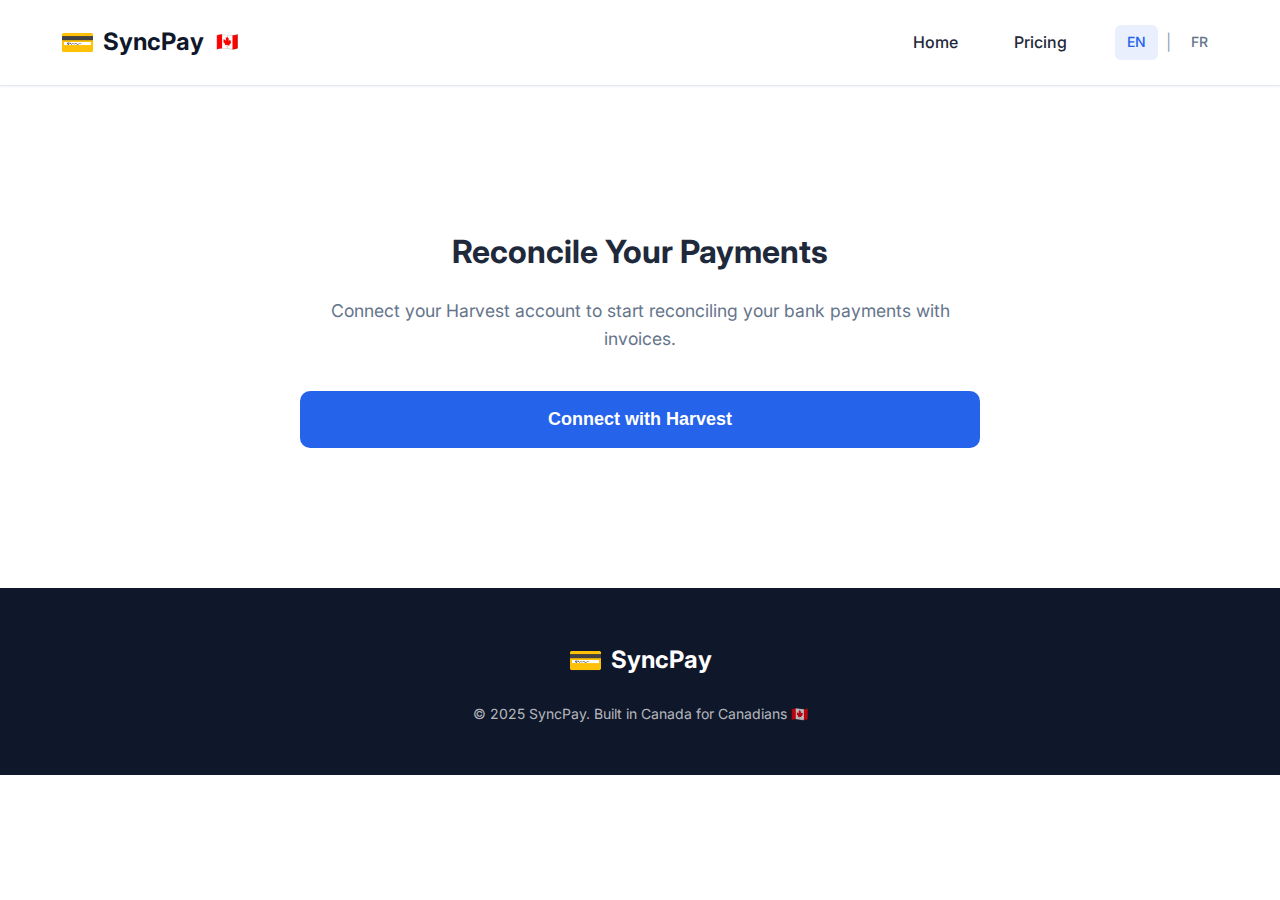
<file: reconcile.html>
<!DOCTYPE html>
<html lang="en">
<head>
    <meta charset="UTF-8">
    <meta name="viewport" content="width=device-width, initial-scale=1.0">
    <meta name="description" content="SyncPay - Reconcile your bank payments with Harvest invoices">
    <title>Reconcile - SyncPay</title>
    <link rel="preconnect" href="https://fonts.googleapis.com">
    <link rel="preconnect" href="https://fonts.gstatic.com" crossorigin>
    <link href="https://fonts.googleapis.com/css2?family=Inter:wght@400;500;600;700&display=swap" rel="stylesheet">
    <link rel="stylesheet" href="styles.css">
    <style>
        .reconcile-container {
            max-width: 800px;
            margin: 100px auto;
            padding: 40px;
            text-align: center;
        }

        .reconcile-container h1 {
            margin-bottom: 20px;
            color: var(--text-primary);
        }

        .reconcile-container p {
            margin-bottom: 30px;
            color: var(--text-secondary);
            font-size: 1.1rem;
        }

        .auth-status {
            margin: 20px 0;
            padding: 15px;
            border-radius: 8px;
            display: none;
        }

        .auth-status.success {
            background-color: #d4edda;
            border: 1px solid #c3e6cb;
            color: #155724;
            display: block;
        }

        .auth-status.error {
            background-color: #f8d7da;
            border: 1px solid #f5c6cb;
            color: #721c24;
            display: block;
        }
    </style>
</head>
<body>
    <!-- Header -->
    <header class="header">
        <div class="container">
            <div class="header-content">
                <div class="logo">
                    <span class="logo-icon">💳</span>
                    <span class="logo-text">SyncPay</span>
                    <span class="canada-flag">🇨🇦</span>
                </div>
                <nav class="main-nav">
                    <a href="index.html" class="nav-link">Home</a>
                    <a href="pricing.html" class="nav-link">Pricing</a>
                </nav>
                <div class="language-toggle">
                    <a href="reconcile.html" class="lang-btn active" data-lang="en">EN</a>
                    <span class="lang-divider">|</span>
                    <a href="reconcile-fr.html" class="lang-btn" data-lang="fr">FR</a>
                </div>
            </div>
        </div>
    </header>

    <!-- Main Content -->
    <section class="reconcile-container">
        <div class="container">
            <h1>Reconcile Your Payments</h1>
            <p>Connect your Harvest account to start reconciling your bank payments with invoices.</p>

            <div id="authStatus" class="auth-status"></div>

            <button id="connectBtn" class="btn btn-primary btn-large" style="display: none;">
                Connect with Harvest
            </button>

            <button id="reconcileBtn" class="btn btn-primary btn-large" style="display: none;">
                Reconcile
            </button>
        </div>
    </section>

    <!-- Footer -->
    <footer class="footer">
        <div class="container">
            <div class="footer-simple">
                <div class="logo">
                    <span class="logo-icon">💳</span>
                    <span class="logo-text">SyncPay</span>
                </div>
                <p class="footer-tagline">&copy; 2025 SyncPay. Built in Canada for Canadians 🇨🇦</p>
            </div>
        </div>
    </footer>

    <script>
        // Harvest OAuth Configuration
        const HARVEST_CLIENT_ID = '25xJar4Dp7kWq_KwICldOuWt';
        const REDIRECT_URI = window.location.origin + window.location.pathname;

        // Fetch Harvest Account ID
        async function getHarvestAccountId(accessToken) {
            try {
                const response = await fetch('https://api.harvestapp.com/v2/users/me', {
                    headers: {
                        'Authorization': `Bearer ${accessToken}`,
                        'User-Agent': 'SyncPay (daniel@danielrb.dev)'
                    }
                });

                if (!response.ok) {
                    throw new Error(`HTTP error! status: ${response.status}`);
                }

                const data = await response.json();
                console.log('User data:', data);

                if (data.id) {
                  return data.id
                }
                // The account ID is in the accounts array
                if (data.accounts && data.accounts.length > 0) {
                    const accountId = data.accounts[0].id;
                    sessionStorage.setItem('harvest_account_id', accountId);
                    return accountId;
                }

                throw new Error('No Harvest accounts found');
            } catch (error) {
                console.error('Error fetching account ID:', error);
                throw error;
            }
        }

        // Fetch Harvest Invoices
        async function fetchHarvestInvoices(accessToken, accountId) {
            try {
                const response = await fetch('https://api.harvestapp.com/v2/invoices', {
                    headers: {
                        'Authorization': `Bearer ${accessToken}`,
                        'Harvest-Account-Id': accountId,
                        'User-Agent': 'SyncPay (daniel@danielrb.dev)',
                        'Content-Type': 'application/json'
                    }
                });

                if (!response.ok) {
                    throw new Error(`HTTP error! status: ${response.status}`);
                }

                const data = await response.json();
                console.log('All Harvest Invoices:', data);
                console.log(`Total invoices: ${data.invoices.length}`);

                // Log each invoice with key details
                data.invoices.forEach((invoice, index) => {
                    console.log(`Invoice ${index + 1}:`, {
                        id: invoice.id,
                        number: invoice.number,
                        client: invoice.client.name,
                        amount: invoice.amount,
                        due_amount: invoice.due_amount,
                        state: invoice.state,
                        issue_date: invoice.issue_date,
                        due_date: invoice.due_date
                    });
                });

                return data;
            } catch (error) {
                console.error('Error fetching invoices:', error);
                throw error;
            }
        }

        // Handle OAuth callback
        async function handleOAuthCallback() {
            // Try both hash (correct for implicit flow) and search params
            const hashParams = new URLSearchParams(window.location.hash.substring(1));
            const searchParams = new URLSearchParams(window.location.search.substring(1));
            const params = hashParams.has('access_token') ? hashParams : searchParams;

            if (params.has('access_token')) {
                const accessToken = params.get('access_token');
                const tokenType = params.get('token_type');
                const expiresIn = params.get('expires_in');
                const scope = params.get('scope');

                // Store the access token
                sessionStorage.setItem('harvest_access_token', accessToken);
                sessionStorage.setItem('harvest_token_expiry', Date.now() + (expiresIn * 1000));

                // Show success message
                const statusDiv = document.getElementById('authStatus');
                statusDiv.className = 'auth-status success';
                statusDiv.textContent = 'Successfully connected to Harvest! Fetching invoices...';

                // Clear the hash from URL
                history.replaceState(null, null, window.location.pathname);

                console.log('Access Token:', accessToken);
                console.log('Expires in:', expiresIn, 'seconds');
                console.log('Scope:', scope);

                try {
                    // Get account ID first
                    const accountId = await getHarvestAccountId(accessToken);
                    console.log('Harvest Account ID:', accountId);

                    statusDiv.textContent = 'Successfully connected to Harvest!';

                    // Update UI to show reconcile button
                    updateUI();
                } catch (error) {
                    statusDiv.className = 'auth-status error';
                    statusDiv.textContent = `Error fetching account: ${error.message}`;
                }

            } else if (params.has('error')) {
                const error = params.get('error');
                const errorDescription = params.get('error_description');

                // Show error message
                const statusDiv = document.getElementById('authStatus');
                statusDiv.className = 'auth-status error';
                statusDiv.textContent = `Authentication failed: ${errorDescription || error}`;

                console.error('OAuth Error:', error, errorDescription);
            }
        }

        function initiateHarvestAuth() {

            const authUrl = `https://id.getharvest.com/oauth2/authorize?client_id=${HARVEST_CLIENT_ID}&response_type=token`;
            window.location.href = authUrl;
        }

        // Check if we have a valid token
        function hasValidToken() {
            const token = sessionStorage.getItem('harvest_access_token');
            const expiry = sessionStorage.getItem('harvest_token_expiry');
          console.log('BOB: ', {token, expiry})

            if (token && expiry && Date.now() < parseInt(expiry)) {
                return true;
            }
            return false;
        }

        // Handle reconcile button click
        async function handleReconcile() {
            const statusDiv = document.getElementById('authStatus');
            statusDiv.className = 'auth-status success';
            statusDiv.textContent = 'Fetching invoices...';

            const accessToken = sessionStorage.getItem('harvest_access_token');
            const accountId = sessionStorage.getItem('harvest_account_id');

            try {
                if (!accountId) {
                    const newAccountId = await getHarvestAccountId(accessToken);
                    await fetchHarvestInvoices(accessToken, newAccountId);
                } else {
                    await fetchHarvestInvoices(accessToken, accountId);
                }
                statusDiv.textContent = 'Invoices loaded! Check console for details.';
            } catch (error) {
                statusDiv.className = 'auth-status error';
                statusDiv.textContent = `Error: ${error.message}`;
            }
        }

        // Update UI based on authentication state
        function updateUI() {
            const connectBtn = document.getElementById('connectBtn');
            const reconcileBtn = document.getElementById('reconcileBtn');
            const statusDiv = document.getElementById('authStatus');

            if (hasValidToken()) {
                // Show reconcile button
                connectBtn.style.display = 'none';
                reconcileBtn.style.display = 'inline-block';
                statusDiv.className = 'auth-status success';
                statusDiv.textContent = 'Connected to Harvest. Click Reconcile to fetch invoices.';
            } else {
                // Show connect button
                connectBtn.style.display = 'inline-block';
                reconcileBtn.style.display = 'none';
                statusDiv.style.display = 'none';
            }
        }

        // Initialize page
        document.addEventListener('DOMContentLoaded', async () => {
            // Check for OAuth callback (hash or search params)
            if (window.location.hash || window.location.search) {
                await handleOAuthCallback();
            }

            // Update UI based on auth state
            updateUI();

            // Attach button events
            document.getElementById('connectBtn').addEventListener('click', initiateHarvestAuth);
            document.getElementById('reconcileBtn').addEventListener('click', handleReconcile);
        });
    </script>
</body>
</html>
</file>
<file: styles.css>
/* ===========================
   CSS Reset & Base Styles
   =========================== */
* {
    margin: 0;
    padding: 0;
    box-sizing: border-box;
}

:root {
    /* Color Palette */
    --primary-color: #2563eb; /* Professional blue */
    --primary-dark: #1e40af;
    --primary-light: #3b82f6;
    --secondary-color: #0f172a;
    --text-primary: #1e293b;
    --text-secondary: #64748b;
    --text-light: #94a3b8;
    --bg-white: #ffffff;
    --bg-light: #f8fafc;
    --bg-gray: #f1f5f9;
    --border-color: #e2e8f0;
    --success-color: #10b981;
    --shadow-sm: 0 1px 2px 0 rgba(0, 0, 0, 0.05);
    --shadow-md: 0 4px 6px -1px rgba(0, 0, 0, 0.1);
    --shadow-lg: 0 10px 15px -3px rgba(0, 0, 0, 0.1);
    --shadow-xl: 0 20px 25px -5px rgba(0, 0, 0, 0.1);

    /* Typography */
    --font-family: 'Inter', -apple-system, BlinkMacSystemFont, 'Segoe UI', sans-serif;

    /* Spacing */
    --container-max-width: 1200px;
    --section-padding: 80px 20px;

    /* Transitions */
    --transition-speed: 0.3s;
}

html {
    scroll-behavior: smooth;
}

body {
    font-family: var(--font-family);
    color: var(--text-primary);
    line-height: 1.6;
    -webkit-font-smoothing: antialiased;
    -moz-osx-font-smoothing: grayscale;
}

.container {
    max-width: var(--container-max-width);
    margin: 0 auto;
    padding: 0 20px;
}

/* ===========================
   Header
   =========================== */
.header {
    background: var(--bg-white);
    border-bottom: 1px solid var(--border-color);
    padding: 20px 0;
    position: sticky;
    top: 0;
    z-index: 1000;
    box-shadow: var(--shadow-sm);
}

.header-content {
    display: flex;
    justify-content: space-between;
    align-items: center;
    gap: 32px;
}

.logo {
    display: flex;
    align-items: center;
    gap: 8px;
    font-size: 24px;
    font-weight: 700;
    color: var(--secondary-color);
}

.main-nav {
    display: flex;
    align-items: center;
    flex: 1;
    justify-content: flex-end;
    gap: 24px;
}

.nav-link {
    font-size: 16px;
    font-weight: 500;
    color: var(--text-primary);
    text-decoration: none;
    padding: 8px 16px;
    border-radius: 6px;
    transition: all var(--transition-speed);
}

.nav-link:hover {
    background: var(--bg-gray);
    color: var(--primary-color);
}

.logo-icon {
    font-size: 28px;
}

.canada-flag {
    font-size: 18px;
    margin-left: 4px;
}

.language-toggle {
    display: flex;
    align-items: center;
    gap: 8px;
}

.lang-btn {
    background: none;
    border: none;
    font-size: 14px;
    font-weight: 500;
    color: var(--text-secondary);
    cursor: pointer;
    padding: 6px 12px;
    border-radius: 6px;
    transition: all var(--transition-speed);
    text-decoration: none;
    display: inline-block;
}

.lang-btn:hover {
    background: var(--bg-gray);
    color: var(--text-primary);
}

.lang-btn.active {
    color: var(--primary-color);
    background: rgba(37, 99, 235, 0.1);
}

.lang-divider {
    color: var(--text-light);
}

/* ===========================
   Hero Section
   =========================== */
.hero {
    background: linear-gradient(135deg, #667eea 0%, #764ba2 100%);
    color: var(--bg-white);
    padding: 100px 20px;
    text-align: center;
}

.hero-content {
    max-width: 800px;
    margin: 0 auto;
}

.hero-title {
    font-size: 48px;
    font-weight: 700;
    line-height: 1.2;
    margin-bottom: 20px;
}

.hero-subtitle {
    font-size: 20px;
    line-height: 1.6;
    margin-bottom: 40px;
    opacity: 0.95;
}

.hero-form {
    max-width: 600px;
    margin: 0 auto;
}

.form-group-inline {
    display: flex;
    gap: 12px;
    margin-bottom: 12px;
}

.form-group-inline input {
    flex: 1;
    padding: 16px 20px;
    font-size: 16px;
    border: 2px solid rgba(255, 255, 255, 0.3);
    border-radius: 10px;
    background: rgba(255, 255, 255, 0.95);
    transition: all var(--transition-speed);
}

.form-group-inline input:focus {
    outline: none;
    border-color: var(--bg-white);
    background: var(--bg-white);
    box-shadow: 0 0 0 4px rgba(255, 255, 255, 0.2);
}

.form-note {
    font-size: 14px;
    opacity: 0.9;
}

/* ===========================
   Buttons
   =========================== */
.btn {
    display: inline-block;
    padding: 16px 32px;
    font-size: 16px;
    font-weight: 600;
    text-decoration: none;
    border-radius: 10px;
    border: none;
    cursor: pointer;
    transition: all var(--transition-speed);
    white-space: nowrap;
}

.btn-primary {
    background: var(--primary-color);
    color: var(--bg-white);
}

.btn-primary:hover {
    background: var(--primary-dark);
    transform: translateY(-2px);
    box-shadow: var(--shadow-lg);
}

.btn-large {
    padding: 18px 40px;
    font-size: 18px;
    width: 100%;
    margin-top: 8px;
}

/* ===========================
   Section Titles
   =========================== */
.section-title {
    font-size: 40px;
    font-weight: 700;
    text-align: center;
    margin-bottom: 60px;
    color: var(--secondary-color);
}

.section-subtitle {
    font-size: 22px;
    text-align: center;
    color: var(--text-secondary);
    margin-bottom: 40px;
    margin-top: -40px;
}

/* ===========================
   Problems Section
   =========================== */
.problems {
    padding: var(--section-padding);
    background: var(--bg-light);
}

.problems-grid {
    display: grid;
    grid-template-columns: repeat(auto-fit, minmax(260px, 1fr));
    gap: 30px;
}

.problem-card {
    background: var(--bg-white);
    padding: 40px 30px;
    border-radius: 16px;
    text-align: center;
    box-shadow: var(--shadow-md);
    transition: all var(--transition-speed);
}

.problem-card:hover {
    transform: translateY(-8px);
    box-shadow: var(--shadow-xl);
}

.problem-icon {
    font-size: 48px;
    margin-bottom: 20px;
}

.problem-card h3 {
    font-size: 20px;
    font-weight: 600;
    margin-bottom: 12px;
    color: var(--secondary-color);
}

.problem-card p {
    color: var(--text-secondary);
    line-height: 1.6;
}

.testimonial-callout {
    max-width: 700px;
    margin: 60px auto 0;
    padding: 30px 40px;
    background: var(--bg-white);
    border-left: 4px solid var(--primary-color);
    border-radius: 12px;
    box-shadow: var(--shadow-md);
}

.testimonial-text {
    font-size: 18px;
    font-style: italic;
    color: var(--text-primary);
    line-height: 1.7;
    margin-bottom: 12px;
}

.testimonial-author {
    font-size: 14px;
    color: var(--text-secondary);
    font-weight: 600;
}

/* ===========================
   How It Works Section
   =========================== */
.how-it-works {
    padding: var(--section-padding);
    background: var(--bg-white);
}

.steps {
    max-width: 900px;
    margin: 0 auto;
}

.step {
    display: flex;
    gap: 30px;
    margin-bottom: 50px;
    align-items: flex-start;
}

.step:last-child {
    margin-bottom: 0;
}

.step-number {
    flex-shrink: 0;
    width: 60px;
    height: 60px;
    background: linear-gradient(135deg, var(--primary-color), var(--primary-light));
    color: var(--bg-white);
    border-radius: 50%;
    display: flex;
    align-items: center;
    justify-content: center;
    font-size: 24px;
    font-weight: 700;
    box-shadow: var(--shadow-md);
}

.step-content h3 {
    font-size: 24px;
    font-weight: 600;
    margin-bottom: 12px;
    color: var(--secondary-color);
}

.step-content p {
    color: var(--text-secondary);
    font-size: 16px;
    line-height: 1.7;
}

/* ===========================
   Features Section
   =========================== */
.features {
    padding: var(--section-padding);
    background: var(--bg-light);
}

.features-list {
    max-width: 800px;
    margin: 0 auto;
    display: grid;
    grid-template-columns: repeat(auto-fit, minmax(280px, 1fr));
    gap: 24px;
}

.feature {
    display: flex;
    gap: 16px;
    align-items: center;
    background: var(--bg-white);
    padding: 20px 24px;
    border-radius: 10px;
    box-shadow: var(--shadow-sm);
    transition: all var(--transition-speed);
}

.feature:hover {
    box-shadow: var(--shadow-md);
    transform: translateY(-2px);
}

.feature-icon {
    flex-shrink: 0;
    width: 32px;
    height: 32px;
    background: var(--success-color);
    color: var(--bg-white);
    border-radius: 50%;
    display: flex;
    align-items: center;
    justify-content: center;
    font-size: 16px;
    font-weight: 700;
}

.feature span {
    font-size: 16px;
    color: var(--text-primary);
    line-height: 1.5;
}

/* ===========================
   Pricing Teaser Section
   =========================== */
.pricing-teaser {
    padding: var(--section-padding);
    background: var(--bg-white);
}

.pricing-content {
    max-width: 700px;
    margin: 0 auto;
    text-align: center;
}

.pricing-content .section-title {
    margin-bottom: 20px;
}

.pricing-description {
    font-size: 18px;
    color: var(--text-secondary);
    margin-bottom: 20px;
    line-height: 1.7;
}

.pricing-offer {
    font-size: 20px;
    color: var(--primary-color);
    font-weight: 600;
}

.pricing-offer strong {
    font-weight: 700;
    color: var(--primary-dark);
}

/* ===========================
   FAQ Section
   =========================== */
.faq {
    padding: var(--section-padding);
    background: var(--bg-white);
}

.faq-list {
    max-width: 800px;
    margin: 0 auto;
}

.faq-item {
    border-bottom: 1px solid var(--border-color);
    margin-bottom: 0;
}

.faq-question {
    width: 100%;
    padding: 24px 0;
    background: none;
    border: none;
    display: flex;
    justify-content: space-between;
    align-items: center;
    cursor: pointer;
    font-size: 18px;
    font-weight: 600;
    color: var(--secondary-color);
    text-align: left;
    transition: color var(--transition-speed);
}

.faq-question:hover {
    color: var(--primary-color);
}

.faq-icon {
    font-size: 24px;
    color: var(--primary-color);
    transition: transform var(--transition-speed);
}

.faq-item.active .faq-icon {
    transform: rotate(45deg);
}

.faq-answer {
    max-height: 0;
    overflow: hidden;
    transition: max-height var(--transition-speed) ease-out;
}

.faq-item.active .faq-answer {
    max-height: 500px;
    transition: max-height var(--transition-speed) ease-in;
}

.faq-answer p {
    padding-bottom: 24px;
    color: var(--text-secondary);
    line-height: 1.7;
}

/* ===========================
   Final CTA Section
   =========================== */
.final-cta {
    padding: var(--section-padding);
    background: linear-gradient(135deg, #667eea 0%, #764ba2 100%);
    color: var(--bg-white);
}

.cta-content {
    max-width: 700px;
    margin: 0 auto;
    text-align: center;
}

.cta-content h2 {
    font-size: 40px;
    font-weight: 700;
    margin-bottom: 16px;
}

.cta-content > p {
    font-size: 18px;
    margin-bottom: 40px;
    opacity: 0.95;
}

.waitlist-form {
    background: var(--bg-white);
    padding: 48px;
    border-radius: 20px;
    box-shadow: var(--shadow-xl);
    text-align: left;
    max-width: 700px;
    margin: 0 auto;
}

.form-row {
    display: flex;
    flex-direction: column;
    gap: 24px;
    margin-bottom: 24px;
}

.form-group {
    display: flex;
    flex-direction: column;
}

.form-group label {
    font-size: 15px;
    font-weight: 600;
    margin-bottom: 10px;
    color: var(--secondary-color);
    display: block;
}

.form-group input,
.form-group select {
    /* width: 100%; */
    padding: 16px 18px;
    font-size: 16px;
    border: 2px solid var(--border-color);
    border-radius: 10px;
    font-family: var(--font-family);
    transition: all var(--transition-speed);
    background: var(--bg-white);
    color: var(--text-primary);
    appearance: none;
    -webkit-appearance: none;
    -moz-appearance: none;
}

.form-group select {
    background-image: url("data:image/svg+xml,%3Csvg xmlns='http://www.w3.org/2000/svg' width='12' height='12' viewBox='0 0 12 12'%3E%3Cpath fill='%2364748b' d='M6 9L1 4h10z'/%3E%3C/svg%3E");
    background-repeat: no-repeat;
    background-position: right 16px center;
    padding-right: 45px;
}

.form-group input::placeholder {
    color: var(--text-light);
}

.form-group input:hover,
.form-group select:hover {
    border-color: #cbd5e1;
}

.form-group input:focus,
.form-group select:focus {
    outline: none;
    border-color: var(--primary-color);
    box-shadow: 0 0 0 4px rgba(37, 99, 235, 0.1);
    background: var(--bg-white);
}

/* .checkbox-group { */
/*     display: grid; */
/*     grid-template-columns: repeat(2, 1fr); */
/*     gap: 14px; */
/*     margin-top: 12px; */
/* } */

/* .checkbox-label { */
/*     display: flex; */
/*     align-items: center; */
/*     gap: 10px; */
/*     cursor: pointer; */
/*     color: var(--text-primary); */
/*     font-size: 15px; */
/*     padding: 12px 16px; */
/*     border: 2px solid var(--border-color); */
/*     border-radius: 10px; */
/*     background: var(--bg-white); */
/*     transition: all var(--transition-speed); */
/* } */

/* .checkbox-label:hover { */
/*     border-color: var(--primary-color); */
/*     background: rgba(37, 99, 235, 0.02); */
/* } */
/**/
/* .checkbox-label input[type="checkbox"]:checked ~ span { */
/*     color: var(--primary-color); */
/*     font-weight: 600; */
/* } */
/**/
/* .checkbox-label input[type="checkbox"] { */
/*     width: 20px; */
/*     height: 20px; */
/*     cursor: pointer; */
/*     accent-color: var(--primary-color); */
/*     flex-shrink: 0; */
/* } */

.waitlist-form .form-note {
    text-align: center;
    margin-top: 12px;
    color: var(--text-secondary);
    font-size: 13px;
}

/* ===========================
   Footer
   =========================== */
.footer {
    background: var(--secondary-color);
    color: var(--bg-white);
    padding: 50px 20px;
}

.footer-simple {
    text-align: center;
}

.footer-simple .logo {
    margin-bottom: 20px;
    color: var(--bg-white);
    justify-content: center;
}

.footer-tagline {
    color: rgba(255, 255, 255, 0.7);
    font-size: 14px;
    line-height: 1.6;
    max-width: 600px;
    margin: 0 auto;
}

/* ===========================
   Animations
   =========================== */
.fade-in {
    opacity: 0;
    transform: translateY(30px);
    transition: opacity 0.6s ease-out, transform 0.6s ease-out;
}

.fade-in.visible {
    opacity: 1;
    transform: translateY(0);
}

/* ===========================
   Responsive Design
   =========================== */
@media (max-width: 768px) {
    :root {
        --section-padding: 60px 20px;
    }

    .header-content {
        gap: 16px;
    }

    .nav-link {
        font-size: 14px;
        padding: 6px 12px;
    }

    .hero {
        padding: 60px 20px;
    }

    .hero-title {
        font-size: 32px;
    }

    .hero-subtitle {
        font-size: 18px;
    }

    .form-group-inline {
        flex-direction: column;
    }

    .section-title {
        font-size: 32px;
        margin-bottom: 40px;
    }

    .problems-grid {
        grid-template-columns: 1fr;
    }

    .step {
        flex-direction: column;
        margin-bottom: 40px;
    }

    .features-list {
        grid-template-columns: 1fr;
        gap: 20px;
    }

    .testimonial-callout {
        padding: 24px 20px;
        margin-top: 40px;
    }

    .testimonial-text {
        font-size: 16px;
    }

    .footer-tagline {
        font-size: 13px;
    }

    .waitlist-form {
        padding: 30px 20px;
    }

    .cta-content h2 {
        font-size: 32px;
    }
}

@media (max-width: 480px) {
    .logo-text {
        font-size: 20px;
    }

    .hero-title {
        font-size: 28px;
    }

    .checkbox-group {
        grid-template-columns: 1fr;
        gap: 12px;
    }

    .waitlist-form {
        padding: 32px 24px;
    }
}

/* ===========================
   Form Success Message
   =========================== */
.form-success {
    display: none;
    padding: 16px 20px;
    background: rgba(16, 185, 129, 0.1);
    border: 2px solid var(--success-color);
    border-radius: 8px;
    color: var(--success-color);
    font-weight: 600;
    text-align: center;
    margin-top: 16px;
}

.form-success.show {
    display: block;
}

/* ===========================
   Pricing Page Styles
   =========================== */
.pricing-hero {
    background: linear-gradient(135deg, #667eea 0%, #764ba2 100%);
    color: var(--bg-white);
    padding: 80px 20px 60px;
    text-align: center;
}

.pricing-hero-content {
    max-width: 800px;
    margin: 0 auto;
}

.pricing-hero-title {
    font-size: 48px;
    font-weight: 700;
    line-height: 1.2;
    margin-bottom: 16px;
}

.pricing-hero-subtitle {
    font-size: 20px;
    opacity: 0.95;
}

.pricing-cards-section {
    padding: 80px 20px;
    background: var(--bg-light);
}

.pricing-cards {
    display: grid;
    grid-template-columns: repeat(auto-fit, minmax(320px, 1fr));
    gap: 40px;
    max-width: 900px;
    margin: 0 auto;
}

.pricing-card {
    background: var(--bg-white);
    border-radius: 20px;
    padding: 40px;
    box-shadow: var(--shadow-lg);
    position: relative;
    transition: all var(--transition-speed);
    border: 2px solid transparent;
}

.pricing-card:hover {
    transform: translateY(-8px);
    box-shadow: var(--shadow-xl);
}

.pricing-card-featured {
    border-color: var(--primary-color);
    box-shadow: 0 20px 40px rgba(37, 99, 235, 0.2);
}

.pricing-badge {
    position: absolute;
    top: -15px;
    left: 50%;
    transform: translateX(-50%);
    background: var(--primary-color);
    color: var(--bg-white);
    padding: 6px 20px;
    border-radius: 20px;
    font-size: 13px;
    font-weight: 600;
}

.pricing-card-header {
    text-align: center;
    margin-bottom: 32px;
    padding-bottom: 24px;
    border-bottom: 2px solid var(--border-color);
}

.pricing-tier-name {
    font-size: 28px;
    font-weight: 700;
    color: var(--secondary-color);
    margin-bottom: 8px;
}

.pricing-tier-description {
    font-size: 16px;
    color: var(--text-secondary);
}

.pricing-features {
    margin-bottom: 32px;
}

.pricing-feature {
    display: flex;
    align-items: flex-start;
    gap: 12px;
    margin-bottom: 16px;
    font-size: 15px;
    color: var(--text-primary);
}

.pricing-feature .feature-icon {
    flex-shrink: 0;
    width: 24px;
    height: 24px;
    background: var(--success-color);
    color: var(--bg-white);
    border-radius: 50%;
    display: flex;
    align-items: center;
    justify-content: center;
    font-size: 14px;
    font-weight: 700;
}

.pricing-cta {
    text-align: center;
}

.pricing-cta stripe-buy-button {
    width: 100%;
}

.pricing-faq {
    padding: 80px 20px;
    background: var(--bg-white);
}

.pricing-faq .faq-list {
    max-width: 800px;
    margin: 0 auto;
}

.pricing-cta-section {
    padding: 80px 20px;
    background: var(--bg-light);
    text-align: center;
}

.pricing-cta-section h2 {
    font-size: 36px;
    font-weight: 700;
    margin-bottom: 16px;
    color: var(--secondary-color);
}

.pricing-cta-section p {
    font-size: 18px;
    color: var(--text-secondary);
    margin-bottom: 32px;
}

/* Pricing Responsive */
@media (max-width: 768px) {
    .pricing-hero-title {
        font-size: 32px;
    }

    .pricing-hero-subtitle {
        font-size: 18px;
    }

    .pricing-cards {
        grid-template-columns: 1fr;
        gap: 30px;
    }

    .pricing-card {
        padding: 32px 24px;
    }
}
</file>
